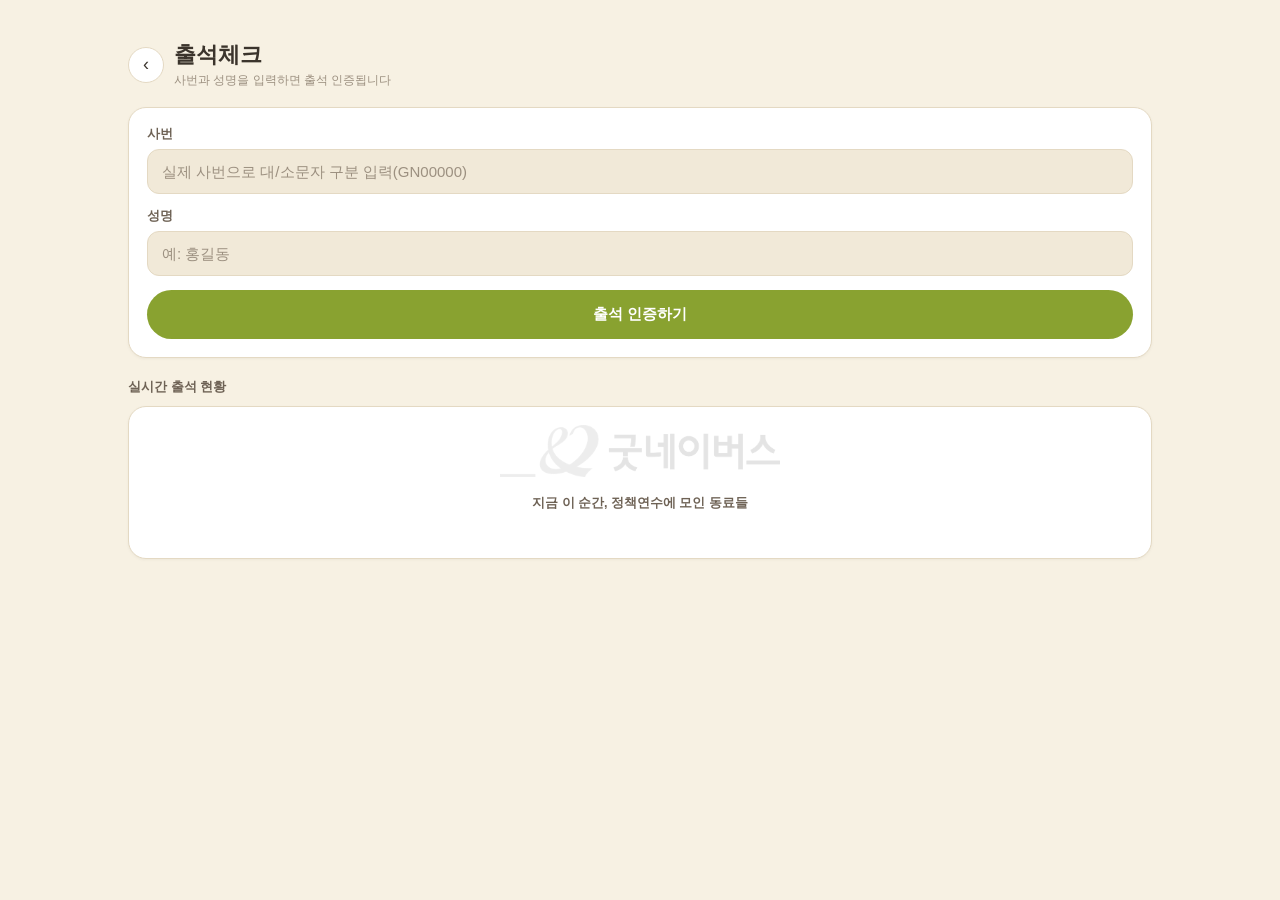
<file: attendance.html>
<!DOCTYPE html>
<html lang="ko">
<head>
<meta charset="UTF-8">
<meta name="viewport" content="width=device-width, initial-scale=1.0, maximum-scale=1.0">
<title>출석체크 · 2026년 정책연수</title>
<link rel="stylesheet" href="assets/style.css">
</head>
<body>
<div class="app">
  <div class="topbar">
    <a class="back" href="index.html">‹</a>
    <div>
      <h1>출석체크</h1>
      <div class="sub">사번과 성명을 입력하면 출석 인증됩니다</div>
    </div>
  </div>

  <div id="window-notice"></div>

  <div class="card">
    <div class="field">
      <label>사번</label>
      <input type="text" id="empId" autocapitalize="characters" placeholder="실제 사번으로 대/소문자 구분 입력(GN00000)">
    </div>
    <div class="field">
      <label>성명</label>
      <input type="text" id="name" placeholder="예: 홍길동">
    </div>
    <div id="result"></div>
    <button class="btn btn-primary" id="submit-btn">출석 인증하기</button>
  </div>

  <div class="section-title">
    <span>실시간 출석 현황</span>
  </div>
  <div class="card ci-fill-card">
    <div class="ci-fill-wrap">
      <img class="ci-fill-img ci-fill-base" src="gn-ci-kr.png" alt="굿네이버스">
      <div class="ci-fill-clip" id="ci-fill-clip">
        <img class="ci-fill-img" src="gn-ci-kr.png" alt="">
      </div>
    </div>
    <div class="crowd-caption">지금 이 순간, 정책연수에 모인 동료들</div>
    <div class="crowd-grid" id="crowd-grid"></div>
  </div>
</div>

<script src="assets/config.js"></script>
<script src="assets/mockdata.js"></script>
<script src="assets/api.js"></script>
<script src="assets/util.js"></script>
<script>
// 권역/직급별 세부 통계, 전체 인원수, 퍼센트 같은 숫자는 전혀 보여주지 않습니다 — 목적은 딱 하나,
// "출석체크가 진행될수록 정말 많은 동료가 모이고 있다"는 느낌 그 자체를 보여주는 것입니다.
// (1) GN CI 로고가 은은하게 색칠되어 채워지고, (2) 체크인할 때마다 작은 점(동료 한 명)이 하나씩
//     쌓여서, 페이지를 열어둔 채로도 점들이 계속 늘어나는 걸 실시간으로 볼 수 있습니다.
let crowdDotsRendered = 0;

// 초록색 점은 최대 2줄 분량까지만 찍고, 그 이상 출석이 이어져도 점을 더 추가하지 않습니다.
// (CI 로고 채움은 refreshVisuals에서 실제 비율 그대로 계속 진행되며, 이 상한과 무관합니다.)
// 컨테이너 실제 너비를 기준으로 한 줄에 몇 개가 들어가는지 매번 다시 계산합니다(반응형 대응).
const CROWD_MAX_ROWS = 2;
function crowdMaxDots_() {
  const grid = document.getElementById("crowd-grid");
  const w = grid.clientWidth || 300;
  const DOT = 14, GAP = 7; // .crowd-dot 크기 / .crowd-grid gap 과 동일한 값
  const perRow = Math.max(1, Math.floor((w + GAP) / (DOT + GAP)));
  return perRow * CROWD_MAX_ROWS;
}

// 출석자가 1명이라도 있으면(=CI 로고를 100%로 채우는 시점과 동일하게) 초록 점 2줄을 항상
// 꽉 채운 상태로 상시 노출합니다. 실제 출석 인원 수만큼 점진적으로 늘어나던 방식은 더 이상
// 사용하지 않습니다 — 원래대로 되돌리려면 아래 주석 처리된 코드로 교체하면 됩니다.
function growCrowd(count) {
  const grid = document.getElementById("crowd-grid");
  const target = count > 0 ? crowdMaxDots_() : 0;
  if (target === crowdDotsRendered) return;
  grid.innerHTML = "";
  for (let i = 0; i < target; i++) {
    const dot = document.createElement("div");
    dot.className = "crowd-dot";
    grid.appendChild(dot);
  }
  crowdDotsRendered = target;
}
// function growCrowd(count) {
//   const grid = document.getElementById("crowd-grid");
//   const target = Math.min(count, crowdMaxDots_());
//   if (target < crowdDotsRendered) { grid.innerHTML = ""; crowdDotsRendered = 0; }
//   const toAdd = target - crowdDotsRendered;
//   for (let i = 0; i < toAdd; i++) {
//     const dot = document.createElement("div");
//     dot.className = "crowd-dot";
//     grid.appendChild(dot);
//   }
//   crowdDotsRendered = target;
// }

async function refreshVisuals(count) {
  // 원래는 전체 명단 대비 출석 비율만큼 CI 로고를 채웠습니다. 다만 오늘(9/1) 초반 사번 매칭
  // 오류로 실제 출석 가능 인원보다 출석자가 적게 집계된 상태라, 요청에 따라 "지금까지 출석한
  // 인원 = 전체"로 간주해 항상 100%(전체 색칠)로 표시합니다. 실제 명단 대비 비율로 되돌리려면
  // 아래 주석 처리된 코드로 교체하면 됩니다.
  const pct = count > 0 ? 100 : 0;
  // const rc = await API.getRosterCount();
  // const total = rc.ok ? rc.count : 0;
  // const pct = total ? Math.min(100, Math.round((count / total) * 100)) : 0;
  document.getElementById("ci-fill-clip").style.width = pct + "%";
  growCrowd(count);
}

async function refreshList() {
  const res = await API.getAttendanceList();
  refreshVisuals(res.ok ? res.list.length : 0);
}

function checkWindow() {
  const w = isWithinAttendanceWindow();
  const el = document.getElementById("window-notice");
  const btn = document.getElementById("submit-btn");
  if (!w.ok) {
    el.innerHTML = `<div class="notice warning">${w.reason}</div>`;
    btn.disabled = true;
  } else {
    el.innerHTML = "";
    btn.disabled = false;
  }
}

document.getElementById("submit-btn").addEventListener("click", async () => {
  const empId = document.getElementById("empId").value.trim();
  const name = document.getElementById("name").value.trim();
  const resultEl = document.getElementById("result");
  if (!empId || !name) {
    resultEl.innerHTML = '<div class="notice error">사번과 성명을 모두 입력해주세요.</div>';
    return;
  }
  const btn = document.getElementById("submit-btn");
  btn.disabled = true; btn.textContent = "확인 중...";
  const res = await API.checkIn({ empId, name });
  btn.disabled = false; btn.textContent = "출석 인증하기";
  const qrUrl = `qr-card.html?empId=${encodeURIComponent(empId)}&name=${encodeURIComponent(name)}`;
  if (res.ok) {
    setMyEmpId(empId);
    setMyName(name);
    resultEl.innerHTML = `
      <div class="notice success">출석 인증이 완료되었습니다. 반갑습니다!</div>
      <a class="btn btn-primary" href="${qrUrl}" style="margin-bottom:14px;">🪪 내 QR 명함 만들러 가기</a>
    `;
    refreshList();
  } else if (String(res.message || "").includes("이미 출석 처리되었습니다")) {
    // 이미 다른 기기(PC 등)에서 출석체크를 완료한 경우입니다. 사번/성명은 명단과 이미 대조되어
    // 유효하다는 뜻이므로, 이 기기(브라우저)에도 신원을 저장해줘야 라이브포럼 등 출석 확인이
    // 필요한 다른 화면들이 이 기기에서도 정상적으로 열립니다.
    setMyEmpId(empId);
    setMyName(name);
    resultEl.innerHTML = `
      <div class="notice info">이미 다른 기기(또는 브라우저)에서 출석체크를 완료하셨네요. 이 기기에도 확인 정보를 저장했어요.</div>
      <a class="btn btn-primary" href="${qrUrl}" style="margin-bottom:14px;">🪪 내 QR 명함 만들러 가기</a>
    `;
  } else {
    resultEl.innerHTML = `<div class="notice error">${res.message}</div>`;
  }
});

checkWindow();
refreshList();
setInterval(refreshList, 8000);
</script>
</body>
</html>
</file>
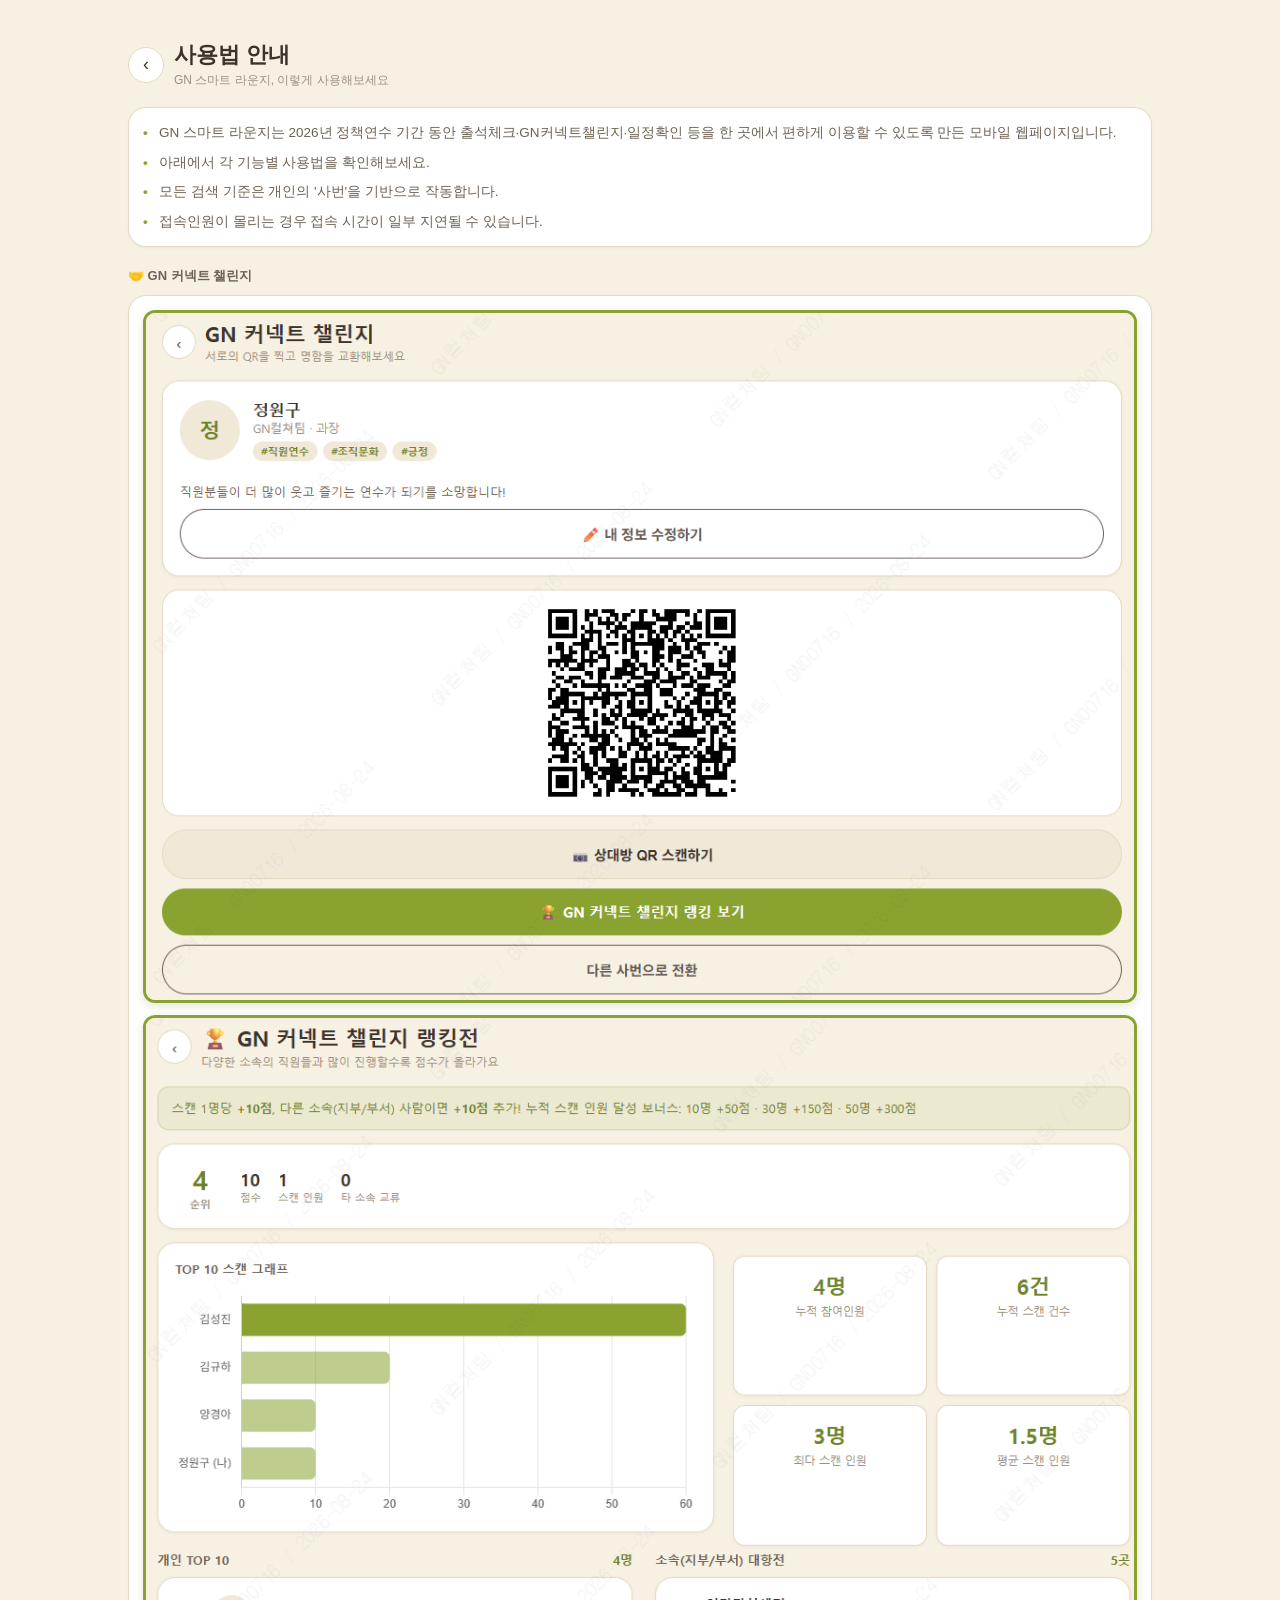
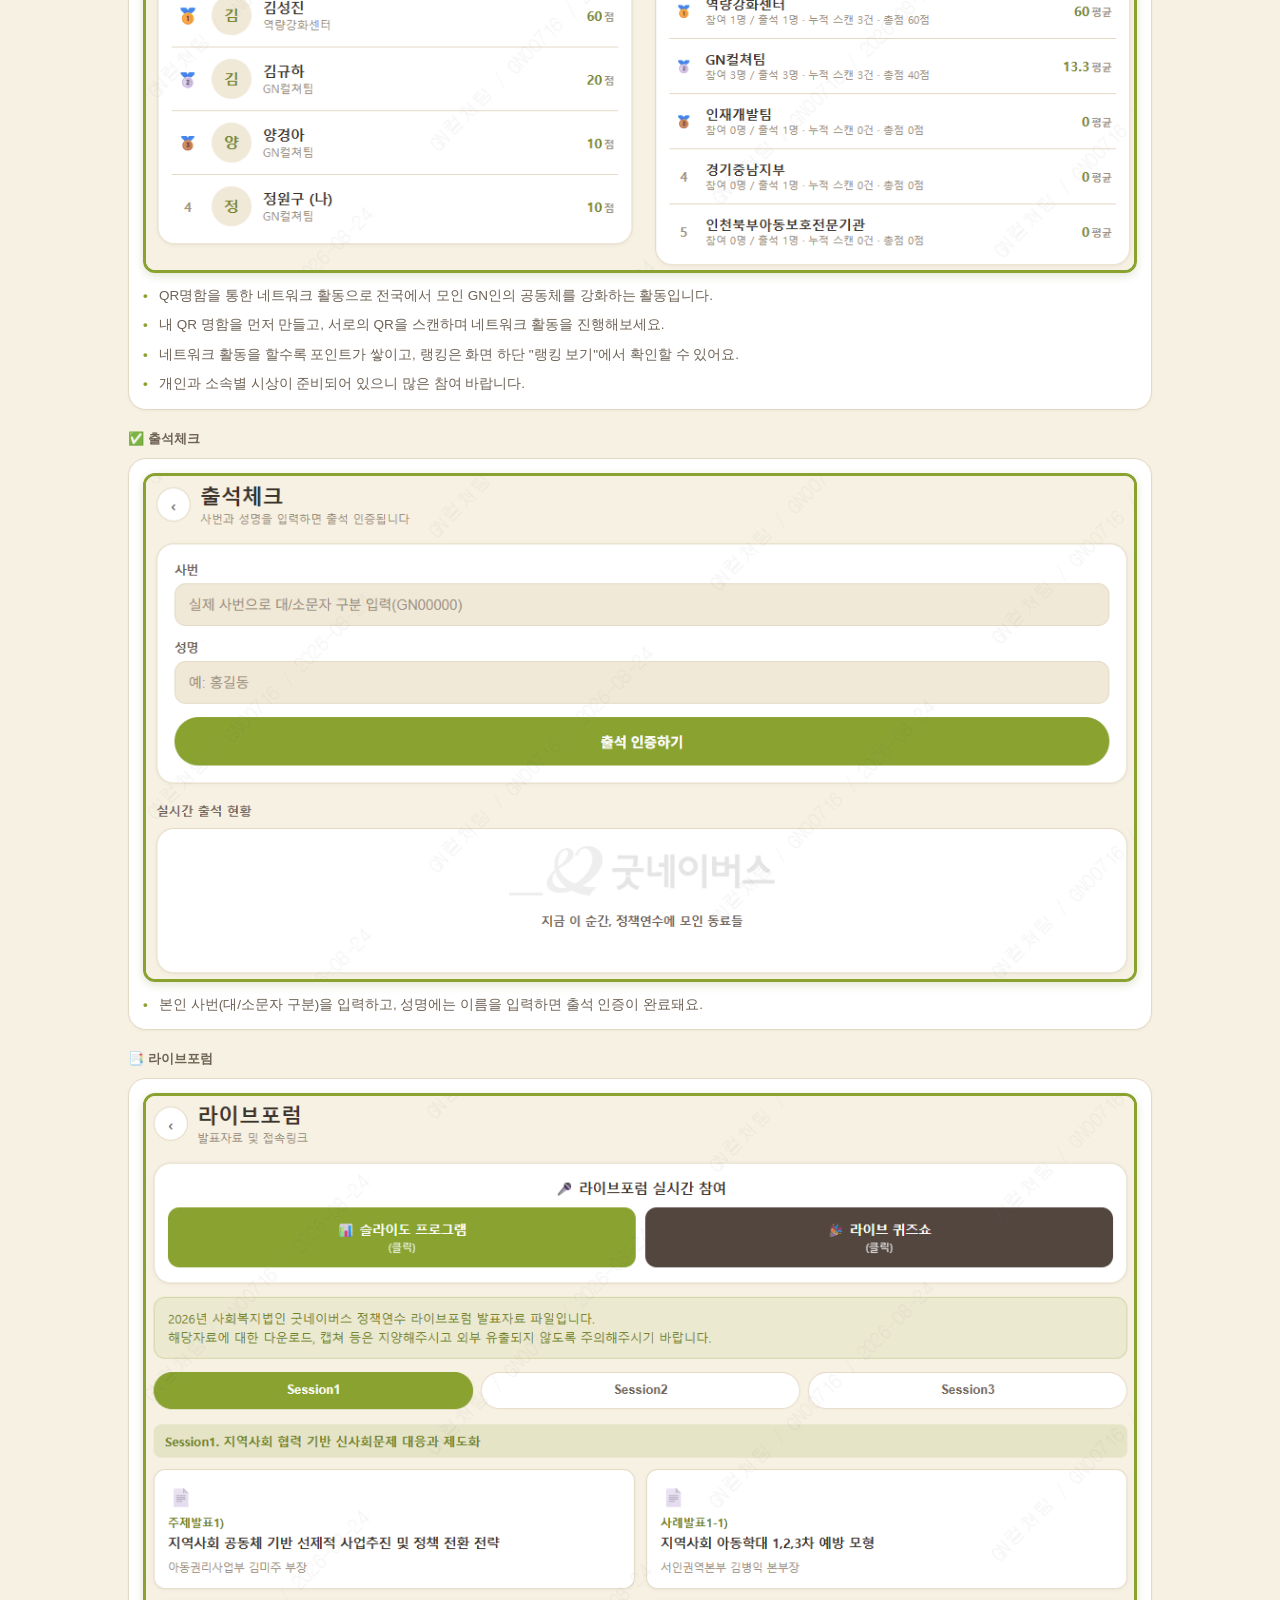
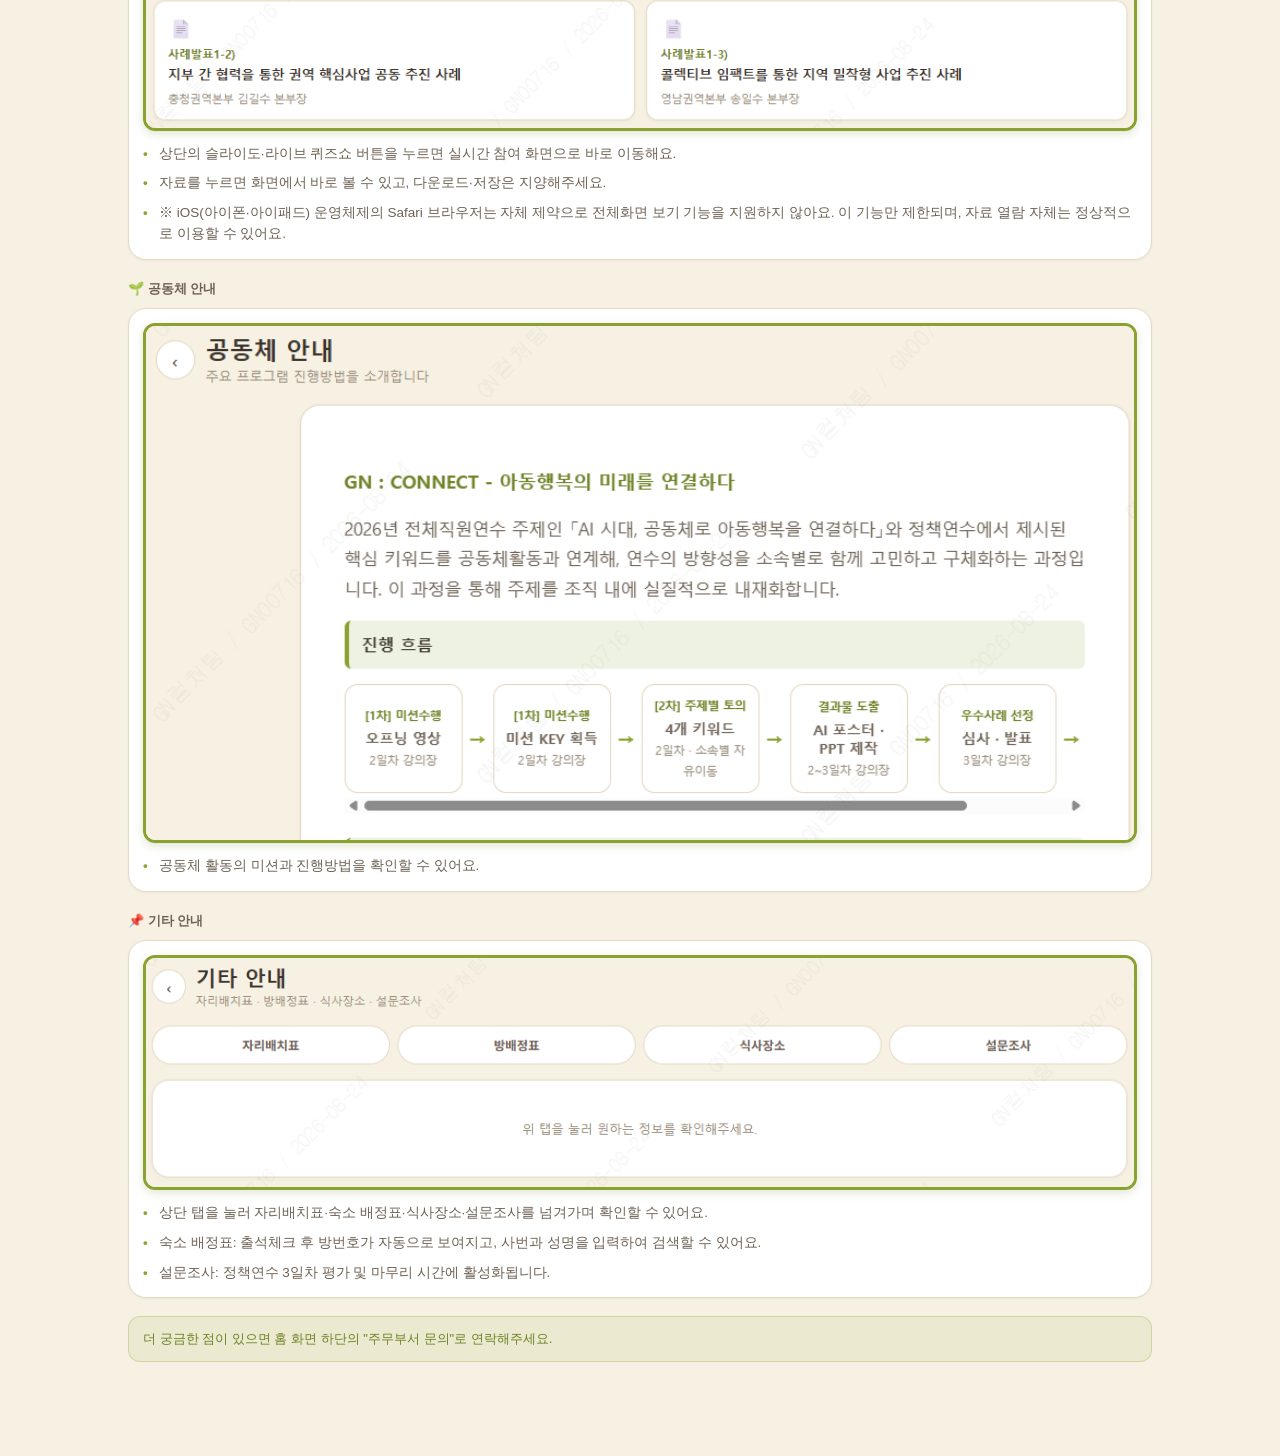
<file: guide.html>
<!DOCTYPE html>
<html lang="ko">
<head>
<meta charset="UTF-8">
<meta name="viewport" content="width=device-width, initial-scale=1.0, maximum-scale=1.0">
<title>사용법 안내 · 2026년 정책연수</title>
<link rel="stylesheet" href="assets/style.css">
</head>
<body>
<div class="app">
  <div class="topbar">
    <a class="back" href="index.html">‹</a>
    <div>
      <h1>사용법 안내</h1>
      <div class="sub">GN 스마트 라운지, 이렇게 사용해보세요</div>
    </div>
  </div>

  <div class="card guide-card">
    <ul class="guide-list">
      <li>GN 스마트 라운지는 2026년 정책연수 기간 동안 출석체크·GN커넥트챌린지·일정확인 등을 한 곳에서 편하게 이용할 수 있도록 만든 모바일 웹페이지입니다.</li>
      <li>아래에서 각 기능별 사용법을 확인해보세요.</li>
      <li>모든 검색 기준은 개인의 '사번'을 기반으로 작동합니다.</li>
      <li>접속인원이 몰리는 경우 접속 시간이 일부 지연될 수 있습니다.</li>
    </ul>
  </div>

  <div class="section-title"><span>🤝 GN 커넥트 챌린지</span></div>
  <div class="card guide-card">
    <img class="guide-img" src="assets/guide/qr-card.png" alt="GN 커넥트 챌린지 화면" onerror="handleGuideImgError(this)">
    <img class="guide-img" src="assets/guide/leaderboard.png" alt="GN 커넥트 챌린지 랭킹전 화면" onerror="handleGuideImgError(this)">
    <ul class="guide-list">
      <li>QR명함을 통한 네트워크 활동으로 전국에서 모인 GN인의 공동체를 강화하는 활동입니다.</li>
      <li>내 QR 명함을 먼저 만들고, 서로의 QR을 스캔하며 네트워크 활동을 진행해보세요.</li>
      <li>네트워크 활동을 할수록 포인트가 쌓이고, 랭킹은 화면 하단 "랭킹 보기"에서 확인할 수 있어요.</li>
      <li>개인과 소속별 시상이 준비되어 있으니 많은 참여 바랍니다.</li>
    </ul>
  </div>

  <div class="section-title"><span>✅ 출석체크</span></div>
  <div class="card guide-card">
    <img class="guide-img" src="assets/guide/attendance.png" alt="출석체크 화면" onerror="handleGuideImgError(this)">
    <ul class="guide-list">
      <li>본인 사번(대/소문자 구분)을 입력하고, 성명에는 이름을 입력하면 출석 인증이 완료돼요.</li>
    </ul>
  </div>

  <div class="section-title"><span>📑 라이브포럼</span></div>
  <div class="card guide-card">
    <img class="guide-img" src="assets/guide/materials.png" alt="라이브포럼 화면" onerror="handleGuideImgError(this)">
    <ul class="guide-list">
      <li>상단의 슬라이도·라이브 퀴즈쇼 버튼을 누르면 실시간 참여 화면으로 바로 이동해요.</li>
      <li>자료를 누르면 화면에서 바로 볼 수 있고, 다운로드·저장은 지양해주세요.</li>
      <li>※ iOS(아이폰·아이패드) 운영체제의 Safari 브라우저는 자체 제약으로 전체화면 보기 기능을 지원하지 않아요. 이 기능만 제한되며, 자료 열람 자체는 정상적으로 이용할 수 있어요.</li>
    </ul>
  </div>

  <div class="section-title"><span>🌱 공동체 안내</span></div>
  <div class="card guide-card">
    <img class="guide-img" src="assets/guide/community.png" alt="공동체 안내 화면" onerror="handleGuideImgError(this)">
    <ul class="guide-list">
      <li>공동체 활동의 미션과 진행방법을 확인할 수 있어요.</li>
    </ul>
  </div>

  <div class="section-title"><span>📌 기타 안내</span></div>
  <div class="card guide-card">
    <img class="guide-img" src="assets/guide/info.png" alt="기타 안내 화면" onerror="handleGuideImgError(this)">
    <ul class="guide-list">
      <li>상단 탭을 눌러 자리배치표·숙소 배정표·식사장소·설문조사를 넘겨가며 확인할 수 있어요.</li>
      <li>숙소 배정표: 출석체크 후 방번호가 자동으로 보여지고, 사번과 성명을 입력하여 검색할 수 있어요.</li>
      <li>설문조사: 정책연수 3일차 평가 및 마무리 시간에 활성화됩니다.</li>
    </ul>
  </div>

  <div class="notice info" style="margin-top:4px;">
    더 궁금한 점이 있으면 홈 화면 하단의 "주무부서 문의"로 연락해주세요.
  </div>
</div>

<script>
function handleGuideImgError(img) {
  const ph = document.createElement("div");
  ph.className = "guide-img-placeholder";
  ph.textContent = "📷 스크린샷 준비 중";
  img.replaceWith(ph);
}
</script>
</body>
</html>
</file>
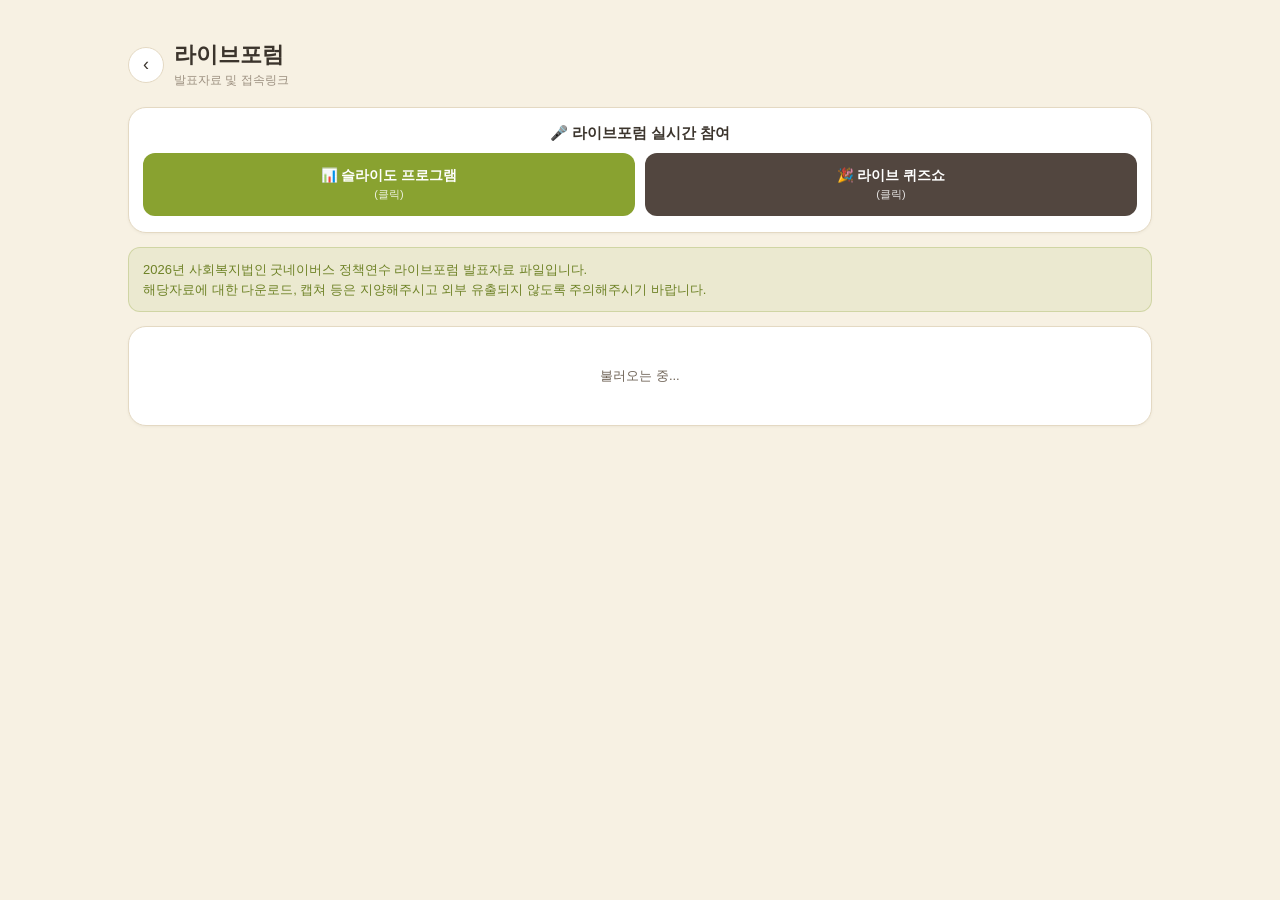
<file: materials.html>
<!DOCTYPE html>
<html lang="ko">
<head>
<meta charset="UTF-8">
<meta name="viewport" content="width=device-width, initial-scale=1.0, maximum-scale=1.0">
<title>라이브포럼 · 2026년 정책연수</title>
<link rel="stylesheet" href="assets/style.css">
</head>
<body>
<div class="app">
  <div class="topbar">
    <a class="back" href="index.html">‹</a>
    <div>
      <h1>라이브포럼</h1>
      <div class="sub">발표자료 및 접속링크</div>
    </div>
  </div>

  <!-- 라이브포럼 실시간 참여 — 외부 링크 2개 (출석체크 여부와 무관하게 항상 노출) -->
  <div class="card" style="padding:16px 14px;">
    <div style="font-weight:800; font-size:14.5px; margin-bottom:10px; text-align:center; color:var(--text);">🎤 라이브포럼 실시간 참여</div>
    <div style="display:flex; gap:10px;">
      <a href="https://app.sli.do/event/d8k1ZE8zR8XRNXGG3pr1LK" target="_blank" rel="noopener"
         style="flex:1; text-decoration:none; color:#fff; background:var(--accent); border-radius:12px; padding:14px 8px; text-align:center;">
        <div style="font-weight:700; font-size:13.5px;">📊 슬라이도 프로그램</div>
        <div style="font-weight:500; font-size:11px; opacity:.85; margin-top:2px;">(클릭)</div>
      </a>
      <a href="https://ox-quiz-900.topvolunteer.chatgpt.site/display?room=7fbf61ae-f334-4fce-8f54-9d579273577c&amp;key=8a2401d1-36f7-430c-a9e9-9645a580b1ee&amp;autoFullscreen=1" target="_blank" rel="noopener"
         style="flex:1; text-decoration:none; color:#fff; background:var(--brown-dark); border-radius:12px; padding:14px 8px; text-align:center;">
        <div style="font-weight:700; font-size:13.5px;">🎉 라이브 퀴즈쇼</div>
        <div style="font-weight:500; font-size:11px; opacity:.85; margin-top:2px;">(클릭)</div>
      </a>
    </div>
  </div>

  <div class="notice info">
    2026년 사회복지법인 굿네이버스 정책연수 라이브포럼 발표자료 파일입니다.<br>
    해당자료에 대한 다운로드, 캡쳐 등은 지양해주시고 외부 유출되지 않도록 주의해주시기 바랍니다.
  </div>

  <!-- 초기 로딩 표시 — 목록을 불러오는 동안 화면이 멈춘 것처럼 보이지 않도록 안내 -->
  <div class="card" id="materials-loading" style="text-align:center; padding:40px 20px;">
    <div style="font-size:13px; color:var(--text-dim);">불러오는 중...</div>
  </div>

  <!-- 네트워크/서버 문제로 목록 자체를 못 불러온 경우 -->
  <div class="card" id="materials-error" style="display:none; text-align:center; padding:32px 20px;">
    <div style="font-size:34px; margin-bottom:10px;">⚠️</div>
    <div style="font-weight:800; font-size:15px; margin-bottom:8px;">자료를 불러오지 못했습니다</div>
    <div id="materials-error-msg" style="font-size:13px; color:var(--text-dim); line-height:1.6; margin-bottom:18px;"></div>
    <button class="btn btn-primary" id="materials-retry-btn">🔄 다시 시도</button>
  </div>

  <div id="materials-list-wrap" style="display:none;">
    <div class="info-tabs" id="material-tabs" style="display:none;"></div>
    <div id="material-session-label"></div>
    <div class="grid-2" id="doc-list"></div>
  </div>
</div>

<!-- 구글드라이브 원본을 그대로 보여주는 뷰어(팝업) — 구글 자체 인프라로 바로 서빙되어 로딩이 빠르고,
     여러 페이지 넘기기/확대는 드라이브 자체 뷰어 기능을 그대로 사용합니다. -->
<div class="modal-overlay" id="viewer-modal" style="display:none;">
  <div class="modal-sheet pdf-viewer-sheet" id="pdf-viewer-sheet">
    <div class="pdf-viewer-toolbar">
      <div class="pdf-viewer-title" id="viewer-title"></div>
      <div class="pdf-viewer-actions">
        <button class="pdf-viewer-btn" id="viewer-fullscreen" title="전체화면">⛶</button>
        <button class="pdf-viewer-btn" id="viewer-close" title="닫기">✕</button>
      </div>
    </div>
    <div class="pdf-viewer-stage" id="pdf-viewer-stage">
      <div class="pdf-viewer-loading" id="pdf-viewer-loading">불러오는 중...</div>
      <iframe id="drive-viewer-frame" class="drive-viewer-frame" style="display:none;" allow="fullscreen"></iframe>
    </div>
  </div>
</div>

<script src="assets/config.js"></script>
<script src="assets/mockdata.js"></script>
<script src="assets/api.js"></script>
<script src="assets/util.js"></script>
<script>
let MATERIALS_LIST = [];

/* ---------- 화면 상태 전환 ---------- */
function hideAllStates() {
  document.getElementById("materials-loading").style.display = "none";
  document.getElementById("materials-error").style.display = "none";
  document.getElementById("materials-list-wrap").style.display = "none";
}

function showLoading() {
  hideAllStates();
  document.getElementById("materials-loading").style.display = "";
}

function showErrorState(message) {
  hideAllStates();
  document.getElementById("materials-error-msg").textContent = message || "잠시 후 다시 시도해주세요.";
  document.getElementById("materials-error").style.display = "";
}

function showList() {
  hideAllStates();
  document.getElementById("materials-list-wrap").style.display = "";
}

/* ---------- 자료 목록 ---------- */
// 주제발표/사례발표/특별발표 제목이 아래 패턴으로 시작하면 해당 세션으로 자동 묶입니다.
// (제목 뒤에 어떤 부제가 붙어도 접두어만 맞으면 인식됩니다 — 예: "주제발표1 지역사회 공동체 기반...")
// patterns는 배열이며, 앞에 적힌 패턴일수록 화면에서 먼저(왼쪽) 표시됩니다 —
// 시트에 행이 어떤 순서로 들어가도 이 순서를 따릅니다.
const MATERIAL_SESSIONS = [
  { label: "Session1. 지역사회 협력 기반 신사회문제 대응과 제도화", patterns: [/^주제발표1/, /^사례발표1/] },
  { label: "Session2. 임팩트사업의 성과와 사회적 가치 확산", patterns: [/^주제발표2/, /^사례발표2/] },
  { label: "Session3. AI시대, 시스템화를 통한 조직 혁신", patterns: [/^특별발표/, /^주제발표3/, /^사례발표3/] }
];

function materialPatternIndex_(session, title) {
  return session.patterns.findIndex(p => p.test(title));
}

// "주제발표1) 지역사회 공동체 기반..." 처럼 앞에 붙는 번호표를 따로 떼어내, 번호표 / 나머지 설명
// 두 문단으로 나눠 보여줍니다. 이런 형식이 아닌 제목은 그대로 한 문단으로 표시합니다.
function splitMaterialTitle_(title) {
  const t = String(title || "").trim();
  const m = t.match(/^((?:(?:주제발표|사례발표)\s*\d+(?:-\d+)?|특별발표)\)?)\s*(.*)$/);
  if (m && m[2]) return { label: m[1], desc: m[2] };
  return { label: "", desc: t };
}

function renderDocCard_(m) {
  const idx = MATERIALS_LIST.indexOf(m);
  const { label, desc } = splitMaterialTitle_(m.title);
  return `
    <div class="material-card" data-idx="${idx}">
      <div class="material-card-icon">📄</div>
      ${label ? `<div class="material-card-label">${label}</div>` : ""}
      <div class="material-card-name">${desc}</div>
      <div class="material-card-meta">${m.speaker || ""}</div>
    </div>
  `;
}

let materialGroups = [];   // [{ key, label, items }]
let activeMaterialTab = null;

function buildMaterialGroups_() {
  const groups = MATERIAL_SESSIONS.map((s, i) => {
    const items = MATERIALS_LIST
      .filter(m => materialPatternIndex_(s, String(m.title || "").trim()) !== -1)
      .slice()
      .sort((a, b) => materialPatternIndex_(s, String(a.title || "").trim()) - materialPatternIndex_(s, String(b.title || "").trim()));
    return { key: "s" + i, label: s.label, items };
  }).filter(g => g.items.length);
  const groupedSet = new Set(groups.flatMap(g => g.items));
  const others = MATERIALS_LIST.filter(m => !groupedSet.has(m));
  if (others.length) groups.push({ key: "others", label: "기타 자료", items: others });
  return groups;
}

// 세션 탭은 짧게 "Session1"처럼 표시하고, 전체 명칭은 탭 아래 색상 라벨로 따로 보여줍니다
// (긴 세션명을 탭에 그대로 쓰면 한 줄에 안 들어가기 때문).
function tabShortLabel_(label, key) {
  if (key === "others") return "기타";
  const m = String(label).match(/^Session\d+/);
  return m ? m[0] : label;
}

function renderMaterialTabs_() {
  const wrap = document.getElementById("material-tabs");
  if (!activeMaterialTab || !materialGroups.some(g => g.key === activeMaterialTab)) {
    activeMaterialTab = materialGroups.length ? materialGroups[0].key : null;
  }
  if (materialGroups.length < 2) { wrap.style.display = "none"; wrap.innerHTML = ""; return; }
  wrap.style.display = "";
  wrap.innerHTML = materialGroups.map(g => `
    <button data-key="${g.key}" class="${g.key === activeMaterialTab ? "active" : ""}">${tabShortLabel_(g.label, g.key)}</button>
  `).join("");
  wrap.querySelectorAll("button").forEach(btn => {
    btn.addEventListener("click", () => {
      activeMaterialTab = btn.dataset.key;
      wrap.querySelectorAll("button").forEach(b => b.classList.toggle("active", b === btn));
      renderActiveMaterialGroup_();
    });
  });
}

function renderActiveMaterialGroup_() {
  const labelBox = document.getElementById("material-session-label");
  const grid = document.getElementById("doc-list");
  const group = materialGroups.find(g => g.key === activeMaterialTab) || materialGroups[0];
  if (!group) { labelBox.innerHTML = ""; grid.innerHTML = '<div class="empty">등록된 자료가 없습니다.</div>'; return; }
  labelBox.innerHTML = `<div class="material-session-label">${group.label}</div>`;
  grid.innerHTML = group.items.map(renderDocCard_).join("");
  grid.querySelectorAll(".material-card").forEach(el => {
    el.addEventListener("click", () => openViewer(MATERIALS_LIST[+el.dataset.idx]));
  });
}

function renderList() {
  if (!MATERIALS_LIST.length) {
    document.getElementById("material-tabs").style.display = "none";
    document.getElementById("material-session-label").innerHTML = "";
    document.getElementById("doc-list").innerHTML = '<div class="empty">등록된 자료가 없습니다.</div>';
    return;
  }
  materialGroups = buildMaterialGroups_();
  renderMaterialTabs_();
  renderActiveMaterialGroup_();
}

/* ---------- 구글 뷰어(팝업) ---------- */
// 공유링크(예: https://drive.google.com/file/d/{id}/view?usp=sharing)나 파일ID를 그대로 받아
// "새 탭에서 열기" 대체 링크를 만들 때 파일ID만 뽑아냅니다.
function driveFileIdFromRaw(raw) {
  const s = String(raw || "").trim();
  const m = s.match(/\/d\/([^/]+)/) || s.match(/[?&]id=([^&]+)/);
  return m ? m[1] : s;
}

let viewerSession = 0; // 팝업을 닫고 다른 자료를 빠르게 다시 열었을 때, 이전 자료의 지연 타이머가
                        // 새로 연 자료의 화면을 덮어쓰지 않도록 구분하는 용도입니다.

async function openViewer(m) {
  if (!m.file) { alert("아직 업로드되지 않은 자료입니다."); return; }
  const mySession = ++viewerSession;
  const openUrl = `https://drive.google.com/file/d/${driveFileIdFromRaw(m.file)}/view`;

  document.getElementById("viewer-title").textContent = m.title;
  document.getElementById("viewer-modal").style.display = "flex";

  const frame = document.getElementById("drive-viewer-frame");
  const loading = document.getElementById("pdf-viewer-loading");
  frame.style.display = "none";
  loading.style.display = "";
  loading.innerHTML = "불러오는 중...";

  // 열람 기록 — 뷰어 로딩과 별개로 조용히 남겨둡니다(실패해도 열람 자체를 막지 않음).
  API.logMaterialView({ empId: myEmpId(), name: myName(), org: "", materialTitle: m.title }).catch(() => {});

  // 파일 전체를 읽지 않고, 이 파일에 맞는 임베드 주소만 가볍게 받아옵니다 (구글 슬라이드 원본이면
  // 슬라이드 전용 임베드를 써서 모바일에서도 화면을 꽉 채워 보여줍니다).
  const res = await API.getMaterialEmbedUrl({ file: m.file });
  if (mySession !== viewerSession) return; // 그 사이 팝업을 닫고 다른 자료를 열었다면 여기서 중단
  if (!res.ok) {
    loading.innerHTML = `
      <div style="text-align:center;">
        <div style="margin-bottom:12px;">${res.message || "자료를 불러오지 못했습니다."}</div>
        <a href="${openUrl}" target="_blank" rel="noopener" class="btn btn-primary" style="text-decoration:none;">새 탭에서 열기</a>
      </div>`;
    return;
  }

  // 일부 회사 보안 프로그램/브라우저 확장은 구글 드라이브를 iframe(화면 안 팝업)으로 삽입하는 것을
  // 자체적으로 차단합니다 — 이 경우 화면이 검게 멈춘 채로 "불러오는 중"이 끝나지 않습니다.
  // 일정 시간 안에 로딩이 끝나지 않으면 "새 탭에서 열기" 버튼으로 대신 안내해, 어떤 환경에서도
  // 자료를 볼 수 있게 합니다.
  let loaded = false;
  const fallbackTimer = setTimeout(() => {
    if (loaded || mySession !== viewerSession) return;
    loading.innerHTML = `
      <div style="text-align:center;">
        <div style="margin-bottom:12px;">미리보기를 불러오지 못했습니다.<br>보안 프로그램 등이 화면 삽입을 막고 있을 수 있어요.</div>
        <a href="${openUrl}" target="_blank" rel="noopener" class="btn btn-primary" style="text-decoration:none;">새 탭에서 열기</a>
      </div>`;
  }, 6000);

  frame.onload = () => {
    if (mySession !== viewerSession) return;
    loaded = true;
    clearTimeout(fallbackTimer);
    loading.style.display = "none";
    frame.style.display = "";
  };
  frame.src = res.embedUrl;
}

// 전체화면: 아이폰 사파리는 임의 요소의 전체화면 전환을 지원하지 않아 이 기기에서는
// 버튼을 눌러도 동작하지 않을 수 있습니다(브라우저 자체 제약, 우리 쪽에서 우회할 방법이 없음).
document.getElementById("viewer-fullscreen").addEventListener("click", () => {
  const sheet = document.getElementById("pdf-viewer-sheet");
  const isFs = document.fullscreenElement || document.webkitFullscreenElement;
  if (isFs) {
    (document.exitFullscreen || document.webkitExitFullscreen || function () {}).call(document);
  } else {
    const req = sheet.requestFullscreen || sheet.webkitRequestFullscreen;
    if (req) req.call(sheet);
    else alert("이 기기/브라우저에서는 전체화면 전환을 지원하지 않습니다.");
  }
});

document.getElementById("viewer-close").addEventListener("click", () => {
  document.getElementById("viewer-modal").style.display = "none";
  const frame = document.getElementById("drive-viewer-frame");
  frame.src = "about:blank";
});

/* ---------- 시작 ---------- */
// 출석 확인 없이 누구나 바로 목록을 볼 수 있습니다.
async function init() {
  showLoading();
  const res = await API.getMaterials();
  if (!res.ok) { showErrorState(res.message); return; }
  MATERIALS_LIST = res.list || [];
  renderList();
  showList();
}

document.getElementById("materials-retry-btn").addEventListener("click", init);
init();
</script>
</body>
</html>
</file>
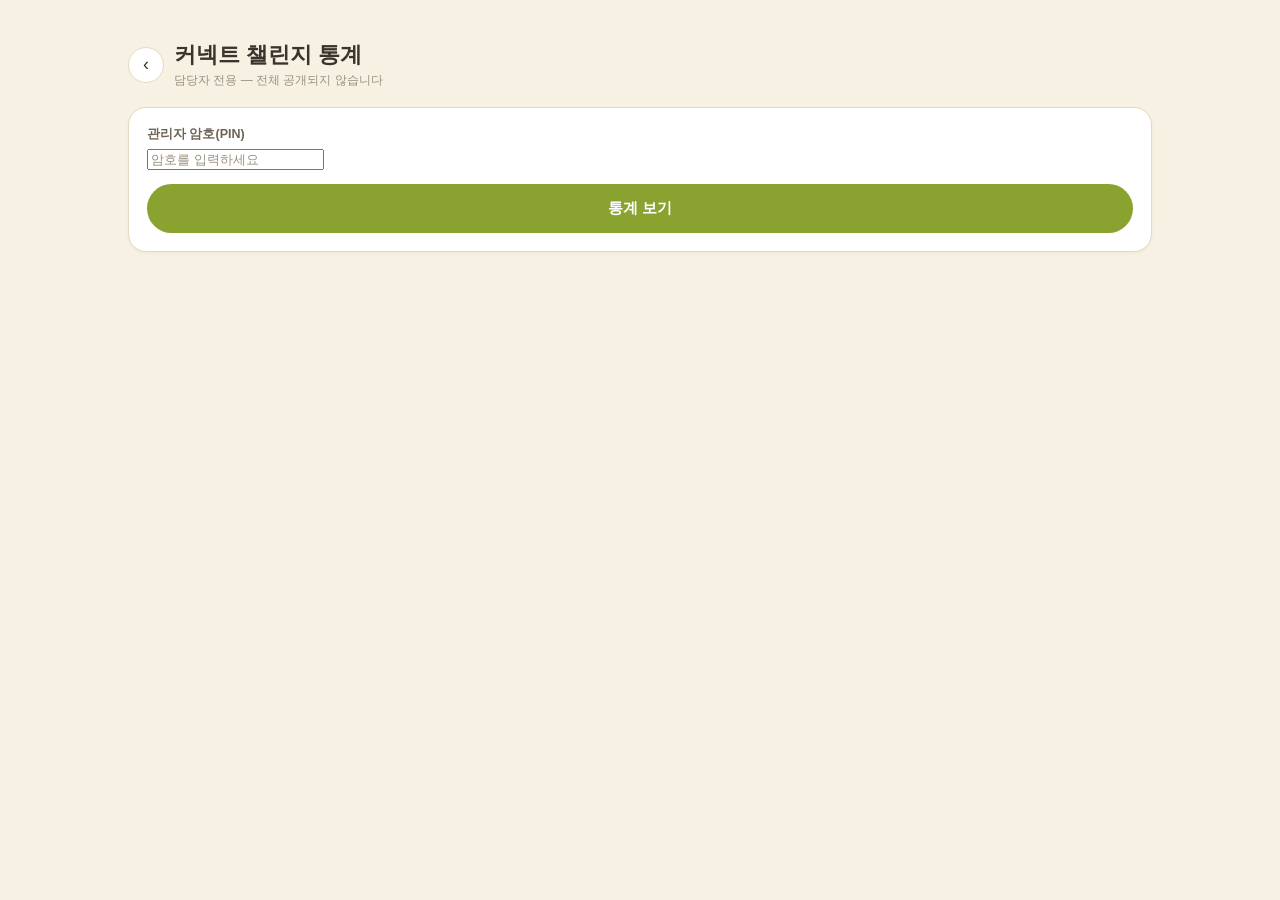
<file: network-admin.html>
<!DOCTYPE html>
<html lang="ko">
<head>
<meta charset="UTF-8">
<meta name="viewport" content="width=device-width, initial-scale=1.0, maximum-scale=1.0">
<title>커넥트 챌린지 통계 (관리자) · 2026년 정책연수</title>
<link rel="stylesheet" href="assets/style.css">
</head>
<body>
<div class="app">
  <div class="topbar">
    <a class="back" href="index.html">‹</a>
    <div>
      <h1>커넥트 챌린지 통계</h1>
      <div class="sub">담당자 전용 — 전체 공개되지 않습니다</div>
    </div>
  </div>

  <div id="pin-box" class="card">
    <div class="field">
      <label>관리자 암호(PIN)</label>
      <input type="password" id="pin-input" placeholder="암호를 입력하세요" inputmode="numeric">
    </div>
    <div id="pin-result"></div>
    <button class="btn btn-primary" id="pin-btn">통계 보기</button>
  </div>

  <div id="result-wrap" style="display:none;">
    <div class="section-title">
      <span>개인 랭킹 TOP10</span>
      <span class="count" id="ind-count">0명</span>
    </div>
    <div class="card" id="ind-list" style="padding:6px 14px;"></div>

    <div class="section-title">
      <span>커넥트 활동 TOP10</span>
      <span class="count" id="ind-scan-count">0명</span>
    </div>
    <div class="notice info" style="margin-bottom:10px;">점수(교차소속 보너스 등)와 무관하게, 순수하게 가장 많은 사람을 스캔한 순서예요.</div>
    <div class="card" id="ind-scan-list" style="padding:6px 14px;"></div>

    <div class="section-title">
      <span>소속별 랭킹 TOP10</span>
      <span class="count" id="org-count">0곳</span>
    </div>
    <div class="card" id="org-list" style="padding:6px 14px;"></div>

    <div class="section-title">
      <span>교류 다양성 개인 TOP10</span>
      <span class="count" id="ind-div-count">0명</span>
    </div>
    <div class="notice info" style="margin-bottom:10px;">가장 다양한 소속·직급의 사람과 교류한 순서예요. (소속 수 → 직급 수 → 스캔 인원 순으로 비교)</div>
    <div class="card" id="ind-div-list" style="padding:6px 14px;"></div>

    <div class="section-title">
      <span>교류 다양성 소속 TOP10</span>
      <span class="count" id="org-div-count">0곳</span>
    </div>
    <div class="notice info" style="margin-bottom:10px;">그 소속 구성원들이 함께 교류한 "다른 소속" 종류가 많은 순서예요.</div>
    <div class="card" id="org-div-list" style="padding:6px 14px;"></div>

    <div class="btn-row" style="margin-top:6px;">
      <button class="btn btn-secondary" id="btn-refresh">🔄 새로고침</button>
    </div>
  </div>
</div>

<script src="assets/config.js"></script>
<script src="assets/mockdata.js"></script>
<script src="assets/api.js"></script>
<script src="assets/util.js"></script>
<script>
let currentPin = "";

function ordinalBadge(rank) {
  if (rank === 1) return "🥇";
  if (rank === 2) return "🥈";
  if (rank === 3) return "🥉";
  return rank;
}

function renderIndividual(list) {
  const wrap = document.getElementById("ind-list");
  document.getElementById("ind-count").textContent = list.length + "명";
  if (!list.length) { wrap.innerHTML = '<div class="empty">아직 스캔 기록이 없습니다.</div>'; return; }
  wrap.innerHTML = list.map((r, i) => `
    <div class="list-item rank-item rank-${i + 1}">
      <div class="rank-num">${ordinalBadge(i + 1)}</div>
      <div class="avatar">${initials(r.name)}</div>
      <div>
        <div class="name">${r.name}</div>
        <div class="meta">${r.org || ""} · 스캔 ${r.uniqueCount}명 · 타소속교류 ${r.crossOrgCount}명</div>
      </div>
      <div class="score">${r.score}<span class="unit">점</span></div>
    </div>
  `).join("");
}

function renderIndividualByScan(list) {
  const wrap = document.getElementById("ind-scan-list");
  document.getElementById("ind-scan-count").textContent = list.length + "명";
  if (!list.length) { wrap.innerHTML = '<div class="empty">아직 스캔 기록이 없습니다.</div>'; return; }
  wrap.innerHTML = list.map((r, i) => `
    <div class="list-item rank-item rank-${i + 1}">
      <div class="rank-num">${ordinalBadge(i + 1)}</div>
      <div class="avatar">${initials(r.name)}</div>
      <div>
        <div class="name">${r.name}</div>
        <div class="meta">${r.org || ""} · 타소속교류 ${r.crossOrgCount}명 · 점수 ${r.score}점</div>
      </div>
      <div class="score">${r.uniqueCount}<span class="unit">명 스캔</span></div>
    </div>
  `).join("");
}

function renderOrg(list) {
  const wrap = document.getElementById("org-list");
  document.getElementById("org-count").textContent = list.length + "곳";
  if (!list.length) { wrap.innerHTML = '<div class="empty">아직 스캔 기록이 없습니다.</div>'; return; }
  wrap.innerHTML = list.map((o, i) => `
    <div class="org-rank-item">
      <div class="rank-num">${ordinalBadge(i + 1)}</div>
      <div class="org-info">
        <div class="org-name">${o.org}</div>
        <div class="org-meta">참여 ${o.memberCount}명 / 출석 ${o.attendanceCount}명 · 누적 스캔 ${o.totalScans}건 · 총점 ${o.totalScore}점</div>
      </div>
      <div class="score">${o.avgScore}<span class="unit">평균</span></div>
    </div>
  `).join("");
}

function renderIndividualDiversity(list) {
  const wrap = document.getElementById("ind-div-list");
  document.getElementById("ind-div-count").textContent = list.length + "명";
  if (!list.length) { wrap.innerHTML = '<div class="empty">아직 스캔 기록이 없습니다.</div>'; return; }
  wrap.innerHTML = list.map((r, i) => `
    <div class="list-item rank-item rank-${i + 1}">
      <div class="rank-num">${ordinalBadge(i + 1)}</div>
      <div class="avatar">${initials(r.name)}</div>
      <div>
        <div class="name">${r.name}</div>
        <div class="meta">${r.org || ""} · 스캔 ${r.uniqueCount}명</div>
      </div>
      <div class="score">${r.orgDiversity}<span class="unit">소속</span></div>
    </div>
  `).join("");
}

function renderOrgDiversity(list) {
  const wrap = document.getElementById("org-div-list");
  document.getElementById("org-div-count").textContent = list.length + "곳";
  if (!list.length) { wrap.innerHTML = '<div class="empty">아직 스캔 기록이 없습니다.</div>'; return; }
  wrap.innerHTML = list.map((o, i) => `
    <div class="org-rank-item">
      <div class="rank-num">${ordinalBadge(i + 1)}</div>
      <div class="org-info">
        <div class="org-name">${o.org}</div>
        <div class="org-meta">참여 ${o.memberCount}명 · 누적 스캔 ${o.totalScans}건</div>
      </div>
      <div class="score">${o.orgReachCount}<span class="unit">소속</span></div>
    </div>
  `).join("");
}

async function loadStats() {
  const res = await API.getNetworkStats(currentPin);
  if (!res.ok) return;
  renderIndividual(res.individualTop10);
  renderIndividualByScan(res.individualCountTop10);
  renderOrg(res.orgTop10);
  renderIndividualDiversity(res.individualDiversityTop10);
  renderOrgDiversity(res.orgDiversityTop10);
}

document.getElementById("pin-btn").addEventListener("click", async () => {
  const pin = document.getElementById("pin-input").value.trim();
  const resultEl = document.getElementById("pin-result");
  if (!pin) { resultEl.innerHTML = '<div class="notice error">암호를 입력해주세요.</div>'; return; }
  const btn = document.getElementById("pin-btn");
  btn.disabled = true; btn.textContent = "확인 중...";
  const res = await API.getNetworkStats(pin);
  btn.disabled = false; btn.textContent = "통계 보기";
  if (!res.ok) {
    resultEl.innerHTML = `<div class="notice error">${res.message}</div>`;
    return;
  }
  currentPin = pin;
  document.getElementById("pin-box").style.display = "none";
  document.getElementById("result-wrap").style.display = "";
  renderIndividual(res.individualTop10);
  renderIndividualByScan(res.individualCountTop10);
  renderOrg(res.orgTop10);
  renderIndividualDiversity(res.individualDiversityTop10);
  renderOrgDiversity(res.orgDiversityTop10);
});

document.getElementById("btn-refresh").addEventListener("click", loadStats);
</script>
</body>
</html>
</file>
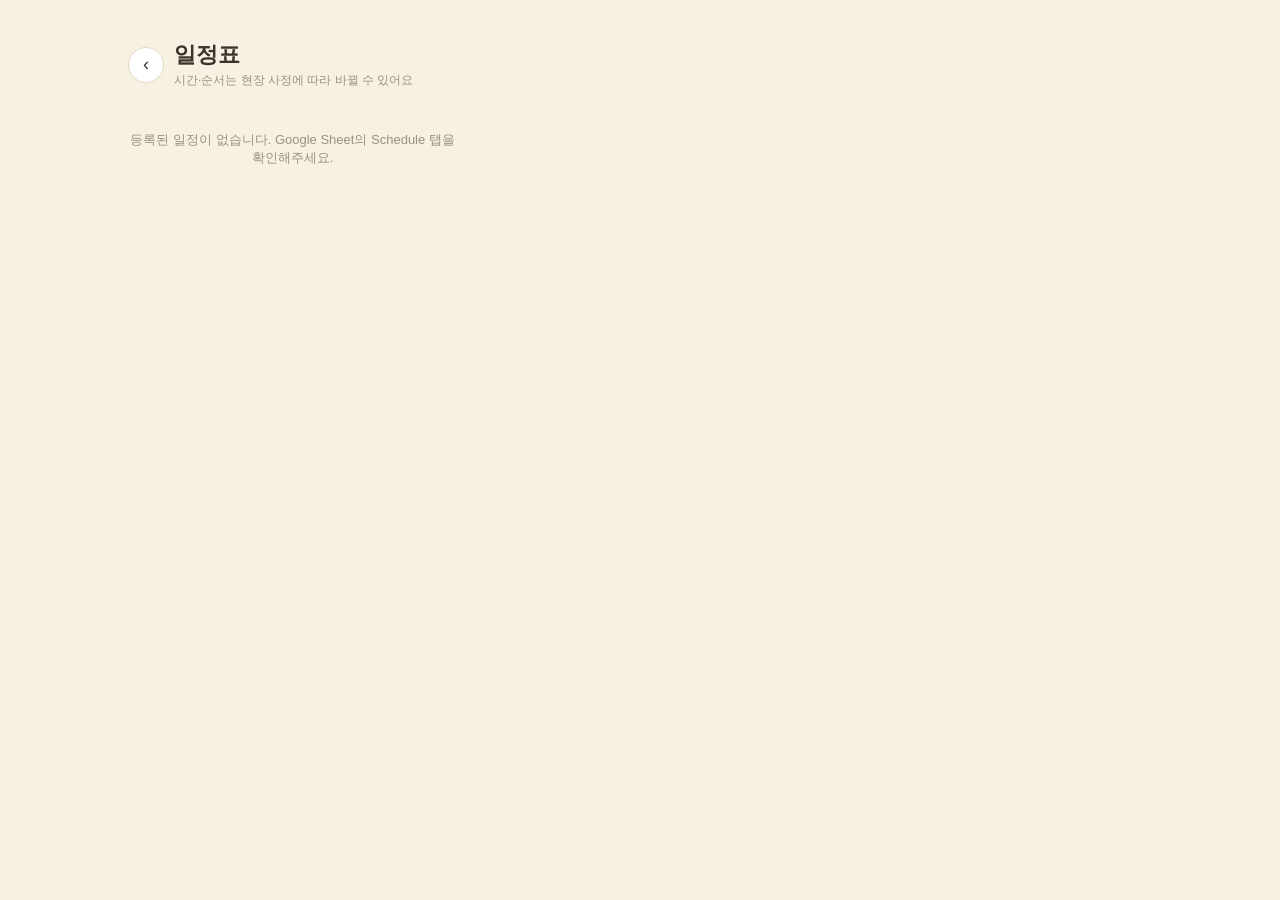
<file: schedule.html>
<!DOCTYPE html>
<html lang="ko">
<head>
<meta charset="UTF-8">
<meta name="viewport" content="width=device-width, initial-scale=1.0, maximum-scale=1.0">
<title>일정표 · 2026년 정책연수</title>
<link rel="stylesheet" href="assets/style.css">
</head>
<body>
<div class="app">
  <div class="topbar">
    <a class="back" href="index.html">‹</a>
    <div>
      <h1>일정표</h1>
      <div class="sub">시간·순서는 현장 사정에 따라 바뀔 수 있어요</div>
    </div>
  </div>

  <div class="day-tabs" id="day-tabs"></div>
  <div class="schedule-grid" id="schedule-grid"></div>
</div>

<script src="assets/config.js"></script>
<script src="assets/mockdata.js"></script>
<script src="assets/api.js"></script>
<script src="assets/util.js"></script>
<script>
let ALL = [];
let DATES = []; // Schedule 시트에 실제로 존재하는 날짜들 (고정된 CONFIG.EVENT_DATES가 아니라 데이터 기준으로 동적 계산)
let currentDate = "";

function dayLabel(dateStr, idx) {
  const d = new Date(dateStr + "T00:00:00");
  return `${idx+1}일차 (${d.getMonth()+1}/${d.getDate()})`;
}

function renderTabs() {
  const tabsEl = document.getElementById("day-tabs");
  tabsEl.innerHTML = DATES.map((d, i) =>
    `<button data-date="${d}" class="${d === currentDate ? "active" : ""}">${dayLabel(d, i)}</button>`
  ).join("");
  tabsEl.querySelectorAll("button").forEach(btn => {
    btn.addEventListener("click", () => {
      currentDate = btn.dataset.date;
      renderTabs();
      document.querySelectorAll(".day-col").forEach(el => {
        el.classList.toggle("active", el.dataset.date === currentDate);
      });
    });
  });
}

// 모바일에서는 선택된 하루만 보이고(day-tabs로 전환), PC에서는 CSS가
// .day-col을 전부 강제로 보이게 해서 등록된 날짜 수만큼 나란히 표시됩니다.
// 날짜 목록(DATES)은 Schedule 시트에 실제로 입력된 날짜에서 뽑아오므로, 몇 일치 일정이든 자동으로 반영됩니다.
// 제목이 "주제발표N" / "사례발표N-M" / "특별발표" 형식으로 시작하면 설명과 라벨을 분리해
// 1줄: 설명(내용, 가장 큼) / 2줄: 라벨(교육 주제명, 중간 크기) / 3줄: 발표자(가장 작음) 순서로 표시
function splitSessionTitle(title) {
  const m = String(title || "").match(/^(주제발표\d+|사례발표\d+-\d+|특별발표)\s+(.+)$/);
  if (!m) return null;
  return { label: m[1], desc: m[2] };
}

function renderSchedule() {
  const grid = document.getElementById("schedule-grid");
  if (!DATES.length) {
    grid.innerHTML = '<div class="empty">등록된 일정이 없습니다. Google Sheet의 Schedule 탭을 확인해주세요.</div>';
    return;
  }
  grid.innerHTML = DATES.map((d, i) => {
    const rows = ALL.filter(r => r.date === d).sort((a,b) => a.time.localeCompare(b.time));
    const body = rows.length
      ? rows.map(r => {
          const split = splitSessionTitle(r.title);
          const content = split
            ? `<div class="title-label">${split.label}</div><div class="title">${split.desc}</div>`
            : `<div class="title">${r.title}</div>`;
          return `
          <div class="timeline-item">
            <div class="t">${fmtTimeRange(r.time)}</div>
            <div class="content">
              ${content}
              ${r.speaker ? `<div class="speaker">${r.speaker}</div>` : ""}
            </div>
          </div>
        `;
        }).join("")
      : '<div class="empty">등록된 일정이 없습니다.</div>';
    return `
      <div class="day-col card ${d === currentDate ? "active" : ""}" data-date="${d}">
        <div class="day-col-title">${dayLabel(d, i)}</div>
        ${body}
      </div>
    `;
  }).join("");
}

async function load() {
  const res = await API.getSchedule();
  ALL = (res.ok ? res.list : []).map(r => ({ ...r, date: normDate(r.date) }));
  DATES = [...new Set(ALL.map(r => r.date))].filter(Boolean).sort();
  if (!DATES.includes(currentDate)) currentDate = DATES[0] || "";
  renderTabs();
  renderSchedule();
}
load();
setInterval(load, 30000); // 30초마다 변경사항 자동 반영
</script>
</body>
</html>
</file>
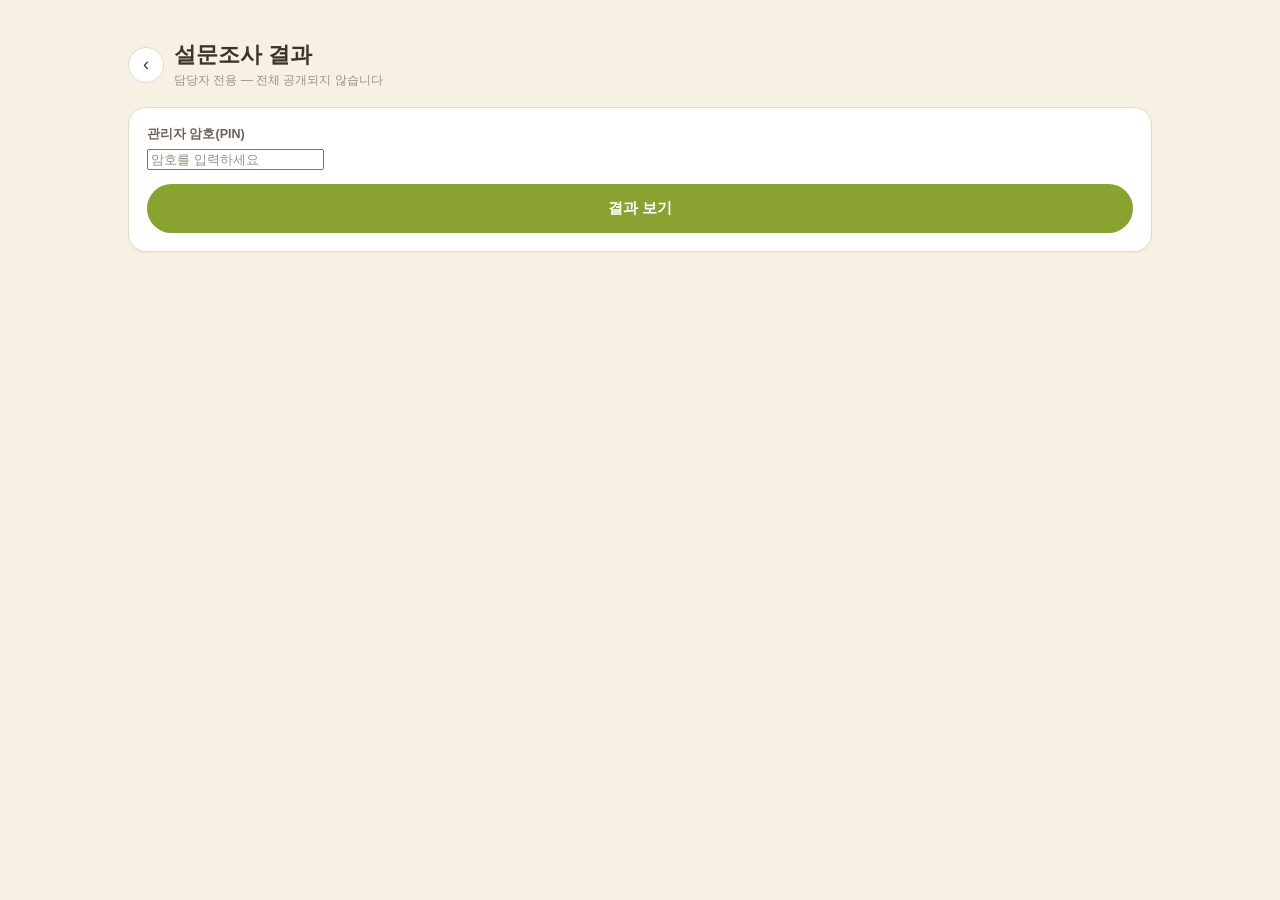
<file: survey-admin.html>
<!DOCTYPE html>
<html lang="ko">
<head>
<meta charset="UTF-8">
<meta name="viewport" content="width=device-width, initial-scale=1.0, maximum-scale=1.0">
<title>설문조사 결과 (관리자) · 2026년 정책연수</title>
<link rel="stylesheet" href="assets/style.css">
</head>
<body>
<div class="app">
  <div class="topbar">
    <a class="back" href="index.html">‹</a>
    <div>
      <h1>설문조사 결과</h1>
      <div class="sub">담당자 전용 — 전체 공개되지 않습니다</div>
    </div>
  </div>

  <div id="pin-box" class="card">
    <div class="field">
      <label>관리자 암호(PIN)</label>
      <input type="password" id="pin-input" placeholder="암호를 입력하세요" inputmode="numeric">
    </div>
    <div id="pin-result"></div>
    <button class="btn btn-primary" id="pin-btn">결과 보기</button>
  </div>

  <div id="result-wrap" style="display:none;">
    <div class="section-title">
      <span>항목별 평균 (5점 만점)</span>
      <span class="count" id="result-count"></span>
    </div>
    <div class="card" id="bar-card"></div>

    <div class="section-title">
      <span>응답 목록 · 종합의견</span>
    </div>
    <div class="card" id="response-list" style="padding:6px 14px;"></div>
  </div>
</div>

<script src="assets/config.js"></script>
<script src="assets/mockdata.js"></script>
<script src="assets/api.js"></script>
<script src="assets/util.js"></script>
<script>
const ITEM_LABELS = {
  item1: "전반적 만족도",
  item2: "강의·발표 내용",
  item3: "진행·운영",
  item4: "숙소·식사",
  item5: "재참여 의향"
};

document.getElementById("pin-btn").addEventListener("click", async () => {
  const pin = document.getElementById("pin-input").value.trim();
  const resultEl = document.getElementById("pin-result");
  if (!pin) { resultEl.innerHTML = '<div class="notice error">암호를 입력해주세요.</div>'; return; }
  const btn = document.getElementById("pin-btn");
  btn.disabled = true; btn.textContent = "확인 중...";
  const res = await API.getSurveyResults(pin);
  btn.disabled = false; btn.textContent = "결과 보기";
  if (!res.ok) {
    resultEl.innerHTML = `<div class="notice error">${res.message}</div>`;
    return;
  }
  document.getElementById("pin-box").style.display = "none";
  document.getElementById("result-wrap").style.display = "";
  document.getElementById("result-count").textContent = `${res.count}명 응답`;

  const barCard = document.getElementById("bar-card");
  barCard.innerHTML = Object.keys(ITEM_LABELS).map(key => {
    const avg = res.averages[key] || 0;
    const pct = Math.min(100, Math.round((avg / 5) * 100));
    return `
      <div class="survey-bar-row">
        <div class="survey-bar-label"><span>${ITEM_LABELS[key]}</span><span class="avg">${avg.toFixed ? avg.toFixed(1) : avg} / 5.0</span></div>
        <div class="survey-bar-track"><div class="survey-bar-fill" style="width:${pct}%"></div></div>
      </div>
    `;
  }).join("");

  const listWrap = document.getElementById("response-list");
  if (!res.list.length) {
    listWrap.innerHTML = '<div class="empty">아직 제출된 응답이 없습니다.</div>';
    return;
  }
  listWrap.innerHTML = res.list.map(r => `
    <div class="list-item" style="align-items:flex-start;">
      <div class="avatar">${initials(r.name)}</div>
      <div style="flex:1;">
        <div class="name">${r.name} <span style="font-weight:400; color:var(--text-faint);">${r.org || ""} ${r.role || ""}</span></div>
        <div class="meta">만족도 ${r.item1} · 내용 ${r.item2} · 운영 ${r.item3} · 숙소식사 ${r.item4} · 재참여 ${r.item5}</div>
        ${r.comment ? `<div style="font-size:13px; color:var(--text); margin-top:4px;">“${r.comment}”</div>` : ""}
      </div>
    </div>
  `).join("");
});
</script>
</body>
</html>
</file>
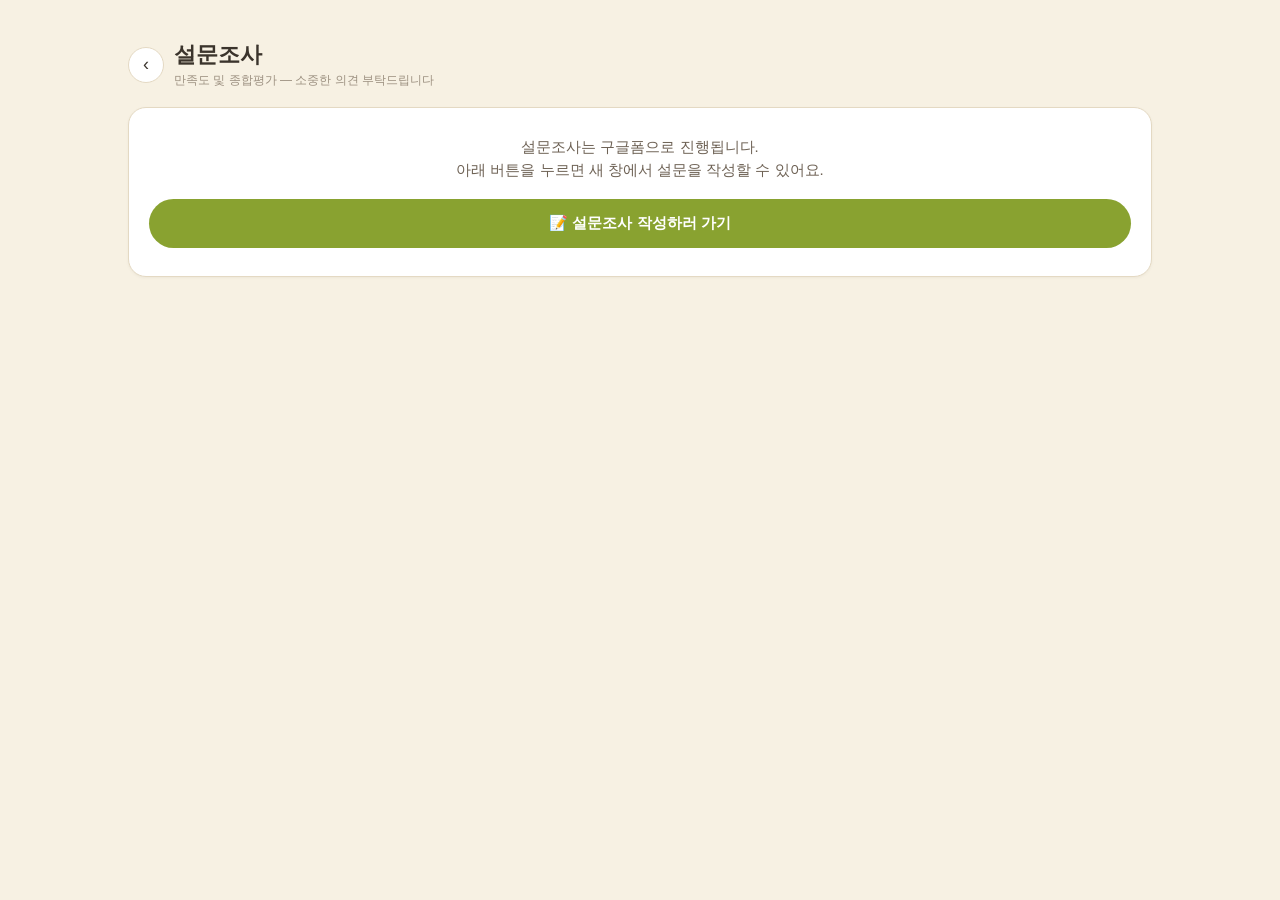
<file: survey.html>
<!DOCTYPE html>
<html lang="ko">
<head>
<meta charset="UTF-8">
<meta name="viewport" content="width=device-width, initial-scale=1.0, maximum-scale=1.0">
<title>설문조사 · 2026년 정책연수</title>
<link rel="stylesheet" href="assets/style.css">
</head>
<body>
<div class="app">
  <div class="topbar">
    <a class="back" href="index.html">‹</a>
    <div>
      <h1>설문조사</h1>
      <div class="sub">만족도 및 종합평가 — 소중한 의견 부탁드립니다</div>
    </div>
  </div>

  <div class="card" id="survey-box" style="text-align:center; padding:28px 20px;">
    <div class="empty" id="survey-empty" style="display:none;">설문조사 링크가 아직 등록되지 않았습니다.</div>
  </div>
</div>

<script src="assets/config.js"></script>
<script src="assets/util.js"></script>
<script>
(function () {
  const url = window.CONFIG.SURVEY_FORM_URL;
  const box = document.getElementById("survey-box");
  if (!url) {
    document.getElementById("survey-empty").style.display = "";
    return;
  }
  box.innerHTML = `
    <div style="font-size:15px; color:var(--text-dim); margin-bottom:18px; line-height:1.5;">
      설문조사는 구글폼으로 진행됩니다.<br>아래 버튼을 누르면 새 창에서 설문을 작성할 수 있어요.
    </div>
    <a class="btn btn-primary" href="${url}" target="_blank" rel="noopener">📝 설문조사 작성하러 가기</a>
  `;
})();
</script>
</body>
</html>
</file>
<file: assets/style.css>
/* ===========================================================
   2026 GN 정책연수 웹페이지 - 공통 스타일
   브랜드 컬러(#89A230 그린 / #685A55 브라운) + 아이보리 톤
   모바일 우선 + PC(1024px 이상) 반응형
=========================================================== */
:root{
  --green: #89A230;
  --green-dark: #6E8226;
  --brown: #685A55;
  --brown-dark: #52463F;

  --bg: #F7F1E3;
  --bg-card: #FFFFFF;
  --bg-card-2: #F1E9D8;
  --border: #E4D9C3;

  --accent: var(--green);
  --accent-dark: var(--green-dark);
  --accent-2: var(--brown);

  --text: #3B342C;
  --text-dim: #6E6255;
  --text-faint: #9C9080;

  --success: #6E8B2A;
  --danger: #B23A2E;
  --warning: #B9822C;

  --radius: 18px;
  --radius-sm: 12px;
  --maxw: 480px;
  --maxw-desktop: 1120px;
}

*{ box-sizing: border-box; }

html,body{
  margin:0; padding:0;
  background: var(--bg);
  color: var(--text);
  font-family: -apple-system, BlinkMacSystemFont, "Apple SD Gothic Neo", "Pretendard", "Malgun Gothic", sans-serif;
  -webkit-font-smoothing: antialiased;
}

body{
  min-height: 100vh;
  display:flex;
  justify-content:center;
}

.app{
  width:100%;
  max-width: var(--maxw);
  min-height:100vh;
  display:flex;
  flex-direction:column;
  padding: 20px 18px 90px;
  position:relative;
}

.topbar{ display:flex; align-items:center; gap:10px; margin-bottom: 18px; }
.topbar .back{
  width:36px;height:36px;border-radius:50%;
  background: var(--bg-card);
  border:1px solid var(--border);
  color:var(--text);
  display:flex;align-items:center;justify-content:center;
  text-decoration:none;
  font-size:18px;
  flex-shrink:0;
}
.topbar h1{ font-size:17px; margin:0; font-weight:700; }
.topbar .sub{ font-size:12px; color:var(--text-faint); margin-top:2px; }

.hero{ margin-bottom: 22px; }
.hero .eyebrow{ color: var(--accent-2); font-size:13px; font-weight:700; margin-bottom:8px; letter-spacing:.2px; }
.hero h1{ font-size:23px; margin:0 0 8px; line-height:1.4; color: var(--accent-dark); font-weight:800; }
.hero p{ font-size:14px; color: var(--text-dim); margin:0; line-height:1.5; }
.hero .meta{ font-size:12px; color: var(--text-faint); margin-top:10px; }

/* 이번 연수 주제(테마) 배너 — 연수명/주제 두 줄을 강조된 배경으로 구분 */
.theme-banner{
  background: linear-gradient(135deg, var(--accent) 0%, var(--accent-dark) 55%, var(--brown-dark) 100%);
  border-radius: 18px;
  padding: 18px 20px 20px;
  margin-bottom: 16px;
  box-shadow: 0 8px 20px rgba(82,70,63,.18);
}
.theme-banner .eyebrow{
  display:inline-block;
  background: rgba(255,255,255,.20);
  color:#fff;
  font-size:12px;
  font-weight:700;
  padding:5px 12px;
  border-radius:999px;
  margin:0 0 10px;
  letter-spacing:.2px;
}
.theme-banner h1{
  font-size:21px;
  margin:0;
  line-height:1.4;
  color:#fff;
  font-weight:800;
  text-shadow: 0 1px 3px rgba(0,0,0,.12);
}

.card{
  background: var(--bg-card);
  border:1px solid var(--border);
  border-radius: var(--radius);
  padding: 18px;
  margin-bottom: 14px;
  box-shadow: 0 1px 3px rgba(59,52,44,.05);
}

.menu-grid{ display:flex; flex-direction:column; }

.menu-card{
  background: var(--bg-card);
  border:1px solid var(--border);
  border-radius: var(--radius);
  padding: 18px 16px;
  margin-bottom: 12px;
  display:flex;
  align-items:center;
  gap:14px;
  text-decoration:none;
  color:var(--text);
  transition: transform .12s ease, box-shadow .12s ease;
  box-shadow: 0 1px 3px rgba(59,52,44,.05);
}
.menu-card:active{ transform: scale(0.98); }
.menu-card .icon{
  width:46px;height:46px;
  border-radius:14px;
  background: var(--bg-card-2);
  display:flex;align-items:center;justify-content:center;
  font-size:22px;
  flex-shrink:0;
}
.menu-card .body{ flex:1; min-width:0; }
.menu-card .label{ font-size:11px; color: var(--accent); font-weight:800; margin-bottom:2px; }
.menu-card .title{ font-size:16px; font-weight:700; margin-bottom:2px; }
.menu-card .desc{ font-size:12.5px; color: var(--text-faint); line-height:1.4; }
.menu-card .arrow{ color: var(--text-faint); font-size:18px; flex-shrink:0; }

.btn{
  display:flex; align-items:center; justify-content:center; gap:8px;
  width:100%;
  padding:15px 16px;
  border-radius: 999px;
  border:none;
  font-size:15px;
  font-weight:700;
  cursor:pointer;
  text-decoration:none;
  box-sizing:border-box;
}
.btn-primary{ background: var(--accent); color:#fff; }
.btn-secondary{ background: var(--bg-card-2); color:var(--text); border:1px solid var(--border); }
.btn-outline{ background:transparent; color:var(--accent-2); border:1px solid var(--accent-2); }
.btn:disabled{ opacity:.5; cursor:not-allowed; }
.btn-row{ display:flex; gap:10px; margin-top:10px; }

.field{ margin-bottom: 14px; }
.field label{ display:block; font-size:12.5px; color: var(--text-dim); margin-bottom:6px; font-weight:600; }
.field input[type=text],
.field input[type=file],
.field select,
.field textarea{
  width:100%;
  padding:13px 14px;
  border-radius: var(--radius-sm);
  border:1px solid var(--border);
  background: var(--bg-card-2);
  color: var(--text);
  font-size:15px;
  outline:none;
}
.field textarea{ resize:vertical; min-height:70px; font-family:inherit; }
.field input::placeholder, .field textarea::placeholder{ color: var(--text-faint); }

.notice{ border-radius: var(--radius-sm); padding:12px 14px; font-size:13px; line-height:1.5; margin-bottom:14px; }
.notice.info{ background: rgba(137,162,48,.10); color: var(--accent-dark); border:1px solid rgba(137,162,48,.28); }
.notice.success{ background: rgba(110,139,42,.12); color: var(--success); border:1px solid rgba(110,139,42,.3); }
.notice.error{ background: rgba(178,58,46,.10); color: var(--danger); border:1px solid rgba(178,58,46,.28); }
.notice.warning{ background: rgba(185,130,44,.12); color: var(--warning); border:1px solid rgba(185,130,44,.3); }

.list-item{ display:flex; align-items:center; gap:12px; padding:12px 4px; border-bottom:1px solid var(--border); }
.list-item:last-child{ border-bottom:none; }
.avatar{
  width:42px;height:42px;border-radius:50%;
  background: var(--bg-card-2);
  display:flex;align-items:center;justify-content:center;
  font-size:16px;font-weight:700;color:var(--accent-dark);
  flex-shrink:0;
  object-fit:cover;
  overflow:hidden;
}
.avatar img{ width:100%;height:100%;object-fit:cover; }
.list-item .name{ font-size:14.5px; font-weight:700; }
.list-item .meta{ font-size:12px; color:var(--text-faint); }
.list-item .time{ margin-left:auto; font-size:11.5px; color:var(--text-faint); flex-shrink:0; }

.badge{ display:inline-block; font-size:11px; font-weight:700; padding:3px 9px; border-radius:999px; background: var(--bg-card-2); color: var(--accent-dark); }

.section-title{ font-size:13px; font-weight:700; color: var(--text-dim); margin: 6px 0 10px; display:flex; align-items:center; justify-content:space-between; }
.section-title .count{ color:var(--accent-dark); }

/* 방배정표 "전체 명단 보기" 토글 안의 표 — 방번호 1열 + 이름 3열을 한 세트로, 두 세트를 나란히 표시 */
.room-full-table-wrap{ overflow-x:auto; }
.room-full-table{ width:100%; min-width:760px; border-collapse:collapse; font-size:12.5px; }
.room-full-table th{ text-align:left; padding:8px 6px; font-size:11.5px; color:var(--text-faint); border-bottom:2px solid var(--border); white-space:nowrap; }
.room-full-table td{ padding:7px 6px; border-bottom:1px solid var(--border); white-space:nowrap; }
.room-full-table td:first-child, .room-full-table td:nth-child(6){ font-weight:700; color:var(--accent-dark); }
.room-full-table tr:last-child td{ border-bottom:none; }

.grid-2{ display:grid; grid-template-columns:1fr 1fr; gap:12px; }
/* 식사장소 탭 중식/석식 좌우 이미지 (grid-2와 달리 PC에서도 항상 2열 유지) */
.mealplace-split{ display:grid; grid-template-columns:1fr 1fr; gap:12px; margin-bottom:16px; }
.mealplace-split img{ max-width:100%; border-radius:12px; }
.mealplace-side{ text-align:center; }
.mealplace-label{
  display:inline-block; background: rgba(137,162,48,.16); color: var(--accent-dark);
  font-weight:800; font-size:13px; padding:6px 12px; border-radius:8px; margin-bottom:6px;
}
.mealplace-regions{ font-size:13.5px; font-weight:700; color: var(--text-dim); line-height:1.5; overflow-wrap:break-word; word-break:keep-all; }
.banner{
  background: var(--bg-card);
  border:1px solid var(--border);
  border-radius: var(--radius);
  padding:18px 14px;
  text-align:center;
  text-decoration:none;
  color:var(--text);
  display:flex;
  flex-direction:column;
  align-items:center;
  gap:8px;
  box-shadow: 0 1px 3px rgba(59,52,44,.05);
}
.banner .emoji{ font-size:28px; }
.banner .title{ font-size:14px; font-weight:700; }

/* info.html 전용 탭 (일정표의 day-tabs와 달리 PC에서도 항상 탭 전환 방식 유지) */
.info-tabs{ display:flex; gap:8px; margin-bottom:16px; }
.info-tabs button{
  flex:1;
  padding:10px 0;
  border-radius: 999px;
  border:1px solid var(--border);
  background: var(--bg-card);
  color: var(--text-dim);
  font-weight:700;
  font-size:13px;
  cursor:pointer;
}
.info-tabs button.active{ background: var(--accent); color:#fff; border-color: var(--accent); }
.tab-panel{ display:none; }
.tab-panel.active{ display:block; }

.day-tabs{ display:flex; gap:8px; margin-bottom:16px; }
.day-tabs button{
  flex:1;
  padding:10px 0;
  border-radius: 999px;
  border:1px solid var(--border);
  background: var(--bg-card);
  color: var(--text-dim);
  font-weight:700;
  font-size:13px;
  cursor:pointer;
}
.day-tabs button.active{ background: var(--accent); color:#fff; border-color: var(--accent); }

.schedule-grid{ display:block; }
.day-col{ display:none; }
.day-col.active{ display:block; }
.day-col .day-col-title{ display:none; }

.timeline-item{ display:flex; gap:14px; padding: 12px 0 12px 12px; border-bottom: 1px solid var(--border); border-left:3px solid var(--bg-card-2); }
.timeline-item:last-child{ border-bottom:none; }
/* 시간 칸: "12:10~13:00" 형태로 줄바꿈 없이 한 줄로 표시 */
.timeline-item .t{
  width:76px; flex-shrink:0; font-size:11.5px; font-weight:800; color: var(--accent-dark);
  line-height:1.4; padding-top:1px; white-space:nowrap;
}
.timeline-item .content{ flex:1; min-width:0; }
/* 홈 화면 "오늘의 주요일정" — 1줄 4칸 아이콘 카드 */
.today-highlight-grid{ display:grid; grid-template-columns:repeat(4,1fr); gap:8px; }
.today-highlight-item{
  background: var(--bg-card-2);
  border:1px solid var(--border);
  border-radius: var(--radius-sm);
  padding:12px 4px 10px;
  text-align:center;
}
.today-highlight-item .thi-icon{ font-size:20px; line-height:1; margin-bottom:6px; }
.today-highlight-item .thi-label{
  font-size:11px; font-weight:700; color:var(--brown-dark);
  line-height:1.3; word-break:keep-all; overflow-wrap:break-word;
}

.timeline-item .content .title-label{ font-size:15px; font-weight:800; color:var(--accent-dark); margin-bottom:2px; }
.timeline-item .content .title{ font-size:13px; font-weight:700; margin-bottom:2px; word-break:keep-all; }
.timeline-item .content .speaker{ font-size:12px; color:var(--text-faint); }

.doc-list-item{ display:flex; align-items:center; gap:12px; padding:14px 4px; border-bottom:1px solid var(--border); text-decoration:none; color:var(--text); }
.doc-list-item:last-child{ border-bottom:none; }
.doc-list-item .icon{ font-size:22px; }
.doc-list-item .name{ font-size:14px; font-weight:700; }
.doc-list-item .meta{ font-size:11.5px; color:var(--text-faint); }

/* 라이브포럼 발표자료: 세션 탭(가로) 아래, 선택된 세션의 전체 명칭을 보여주는 색상 라벨 */
.material-session-label{
  display:block; background: rgba(137,162,48,.16); color: var(--accent-dark);
  font-weight:800; font-size:13px; padding:9px 12px; border-radius:8px;
  margin:0 0 12px;
}
#material-tabs button{ line-height:1.3; }

/* 라이브포럼 발표자료 카드 — 세션당 자료를 2개씩 나란히(그리드) 배치, 네모박스로 구분 */
.material-card{
  background: var(--bg-card); border:1.5px solid var(--border); border-radius: var(--radius-sm);
  padding:14px; text-align:left; box-shadow: 0 1px 3px rgba(59,52,44,.06); cursor:pointer;
}
.material-card-icon{ font-size:20px; margin-bottom:6px; }
.material-card-label{ font-size:12px; font-weight:800; color: var(--accent-dark); margin-bottom:4px; }
.material-card-name{ font-size:13.5px; font-weight:700; color: var(--text); line-height:1.4; word-break:keep-all; margin-bottom:8px; }
.material-card-meta{ font-size:11.5px; color: var(--text-faint); }

/* ---------- 공동체 활동 포스터 갤러리 ---------- */
.poster-card{
  background: var(--bg-card); border:1px solid var(--border); border-radius: var(--radius);
  padding:10px; box-shadow: 0 1px 3px rgba(59,52,44,.05);
}
.poster-card img{
  width:100%; aspect-ratio: 4/5; object-fit:contain; display:block;
  border-radius: var(--radius-sm); margin-bottom:8px; background: var(--bg-card-2);
}
.poster-card img.poster-img-clickable{ cursor:zoom-in; }
#poster-tabs button{ line-height:1.3; padding:8px 4px; border-radius:14px; text-align:center; }
.poster-org{ font-size:11px; color:var(--text-faint); font-weight:700; }
.poster-title{ font-size:13.5px; font-weight:700; margin:2px 0 10px; line-height:1.4; overflow-wrap:anywhere; }
.poster-like-btn{
  width:100%; padding:9px 0; border-radius:999px; border:1px solid var(--border);
  background: var(--bg-card-2); color: var(--text-dim); font-weight:700; font-size:12.5px;
  cursor:pointer; display:flex; align-items:center; justify-content:center; gap:6px;
}
.poster-like-btn.liked{
  background: rgba(178,58,46,.10); color: var(--danger); border-color: rgba(178,58,46,.28); cursor:pointer;
}
.poster-like-btn.maxed{
  background: var(--bg-card-2); color: var(--text-faint); border-color: var(--border); cursor:default; opacity:.75;
}
.poster-like-count{ font-weight:800; }

/* 포스터 이미지 팝업(라이트박스) — 갤러리에서 이미 불러온 이미지를 그대로 크게 보여주는 방식이라
   추가 네트워크 요청이 없습니다. */
.poster-lightbox{
  position:fixed; inset:0; background:rgba(20,17,14,.88); z-index:60;
  display:flex; flex-direction:column; align-items:center; justify-content:center;
  padding:24px; cursor:zoom-out;
}
.poster-lightbox img{ max-width:100%; max-height:80vh; border-radius:10px; object-fit:contain; }
.poster-lightbox-caption{ color:#fff; font-size:13px; font-weight:600; margin-top:14px; text-align:center; opacity:.9; }

.prose{ font-size:14.5px; line-height:1.75; color: var(--text-dim); }
.prose h2{ font-size:17px; color:var(--accent-dark); margin: 22px 0 8px; }
.prose h3{
  font-size:15px; font-weight:800; color:var(--text); margin: 22px 0 10px;
  background: rgba(137,162,48,.14); border-left:4px solid var(--accent);
  padding:9px 12px; border-radius:6px;
}
.prose h3:first-of-type{ margin-top:16px; }
.prose img{ width:100%; border-radius: var(--radius-sm); margin: 10px 0; }
.prose ul{ padding-left:18px; }

.qr-wrap{ background:#fff; border-radius: var(--radius); padding:20px; display:flex; align-items:center; justify-content:center; margin-bottom:14px; border:1px solid var(--border); }

.profile-card{ display:flex; gap:14px; align-items:center; flex-wrap:wrap; }
.profile-card .avatar{ width:64px;height:64px;font-size:22px; }
.profile-card .info .name{ font-size:17px; font-weight:800; }
.profile-card .info .role{ font-size:12.5px; color:var(--text-faint); margin-bottom:4px; }
.profile-card .keywords{ margin-top:6px; display:flex; flex-wrap:wrap; gap:6px; }

.scanner-box{ border-radius: var(--radius); overflow:hidden; border:1px solid var(--border); background:#000; margin-bottom:14px; aspect-ratio: 1/1; }
#qr-reader{ width:100%; }

.modal-overlay{ position:fixed; inset:0; background:rgba(59,52,44,.45); display:flex; align-items:flex-end; justify-content:center; z-index:50; }
.modal-sheet{ width:100%; max-width: var(--maxw); background: var(--bg-card); border-radius: 22px 22px 0 0; padding:22px 18px 30px; border:1px solid var(--border); }

/* ---------- 발표자료 pdf.js 커스텀 뷰어 ---------- */
.pdf-viewer-sheet{
  height:92vh; padding:0; display:flex; flex-direction:column; overflow:hidden;
}
.pdf-viewer-sheet:fullscreen, .pdf-viewer-sheet:-webkit-full-screen{
  height:100vh; max-width:100%; border-radius:0;
}
.pdf-viewer-toolbar{
  display:flex; align-items:center; justify-content:space-between; gap:10px;
  padding:12px 14px; border-bottom:1px solid var(--border); flex-shrink:0;
}
.pdf-viewer-title{ font-size:14px; font-weight:700; flex:1; min-width:0; overflow:hidden; text-overflow:ellipsis; white-space:nowrap; }
.pdf-viewer-actions{ display:flex; gap:6px; flex-shrink:0; }
.pdf-viewer-btn{
  width:36px; height:36px; border-radius:10px; border:1px solid var(--border);
  background: var(--bg-card-2); font-size:16px; line-height:1;
  display:flex; align-items:center; justify-content:center; cursor:pointer;
}
.pdf-viewer-stage{
  flex:1; position:relative; background:#111; display:flex;
  align-items:center; justify-content:center; overflow:hidden;
  touch-action:none; /* 핀치/드래그 확대·이동을 우리 JS가 직접 처리 */
}
.pdf-viewer-stage canvas{
  max-width:100%; max-height:100%;
  transform-origin: center center;
}
.drive-viewer-frame{ width:100%; height:100%; border:none; }
.pdf-viewer-loading{ color:#fff; font-size:13px; }
.pdf-viewer-error{ color:#fff; font-size:13px; padding:0 24px; text-align:center; line-height:1.6; }
.pdf-viewer-navzone{ position:absolute; top:0; bottom:0; width:35%; cursor:pointer; }
.pdf-viewer-navzone.left{ left:0; }
.pdf-viewer-navzone.right{ right:0; }
.pdf-viewer-footer{
  display:flex; align-items:center; justify-content:space-between;
  padding:10px 14px; border-top:1px solid var(--border); flex-shrink:0;
}
.pdf-viewer-navbtn{
  padding:8px 14px; border-radius:999px; border:1px solid var(--border);
  background: var(--bg-card-2); font-size:13px; font-weight:700; cursor:pointer;
}
.pdf-viewer-page-indicator{ font-size:12.5px; color:var(--text-faint); font-weight:700; }

.mock-flag{ position:fixed; top:8px; right:8px; font-size:10px; background: var(--warning); color:#fff; padding:3px 8px; border-radius:999px; font-weight:700; z-index:60; }

/* ---------- 사용법 안내 페이지 ---------- */
.guide-card{ padding:14px; }
.guide-img{
  width:100%; display:block; border-radius: var(--radius-sm);
  border:3px solid var(--accent);
  box-shadow: 0 3px 10px rgba(110,130,38,.20);
  margin-bottom:12px;
}
.guide-img-placeholder{
  width:100%; aspect-ratio:9/16; max-height:320px;
  display:flex; align-items:center; justify-content:center;
  background: var(--bg-card-2); border:1px dashed var(--border); border-radius: var(--radius-sm);
  color:var(--text-faint); font-size:13px; margin-bottom:12px;
}
.guide-list{ list-style:none; margin:0; padding:0; }
.guide-list li{ position:relative; padding-left:16px; margin-bottom:8px; font-size:13.5px; line-height:1.6; color:var(--text-dim); }
.guide-list li:last-child{ margin-bottom:0; }
.guide-list li::before{ content:"•"; position:absolute; left:0; color:var(--accent); font-weight:800; }

.site-locked{
  position:fixed; inset:0; z-index:999;
  background: var(--bg);
  display:flex; align-items:center; justify-content:center;
  padding:24px;
}
.site-locked-box{
  max-width:340px; text-align:center;
}
.site-locked-icon{ font-size:40px; margin-bottom:14px; }
.site-locked-title{ font-size:18px; font-weight:800; color:var(--brown-dark); margin-bottom:10px; }
.site-locked-desc{ font-size:14px; color:var(--text-dim); line-height:1.6; }

/* 네트워킹 랭킹전 */
.rank-num{ width:26px; flex-shrink:0; text-align:center; font-size:14px; font-weight:800; color:var(--text-faint); }
.rank-item.rank-1 .rank-num{ color:#C9971C; font-size:18px; }
.rank-item.rank-2 .rank-num{ color:#8C8C8C; font-size:17px; }
.rank-item.rank-3 .rank-num{ color:#B0723A; font-size:16px; }
.rank-item .score{ margin-left:auto; font-size:14px; font-weight:800; color:var(--accent-dark); flex-shrink:0; }
.rank-item .score .unit{ font-size:11px; font-weight:600; color:var(--text-faint); margin-left:2px; }

.me-card{ display:flex; align-items:center; gap:16px; }
.me-card .rank-big{ font-size:28px; font-weight:800; color:var(--accent-dark); flex-shrink:0; min-width:52px; text-align:center; }
.me-card .rank-big .unit{ display:block; font-size:11px; font-weight:700; color:var(--text-faint); }
.me-card .stats{ display:flex; gap:18px; flex-wrap:wrap; }
.me-card .stat .num{ font-size:18px; font-weight:800; }
.me-card .stat .label{ font-size:11px; color:var(--text-faint); }

.org-rank-item{ display:flex; align-items:center; gap:12px; padding:12px 4px; border-bottom:1px solid var(--border); }
.org-rank-item:last-child{ border-bottom:none; }
.org-rank-item .rank-num{ width:22px; }
.org-rank-item .org-info{ flex:1; min-width:0; }
.org-rank-item .org-name{ font-size:14px; font-weight:700; }
.org-rank-item .org-meta{ font-size:11px; color:var(--text-faint); overflow-wrap:break-word; word-break:keep-all; }
.org-rank-item .score{ margin-left:auto; flex-shrink:0; text-align:right; font-size:14px; font-weight:800; color:var(--accent-dark); white-space:nowrap; }
.org-rank-item .score .unit{ font-size:11px; font-weight:600; color:var(--text-faint); margin-left:2px; }

.lb-grid{ display:block; }

/* ===== 홈 화면: 상태배지 / 세션박스 / 오늘의 일정 강조 / 퀵메뉴 강조 / 하단 공지 ===== */
.hero-split{ display:block; }

.status-row{ margin-top:12px; }
.status-badge{
  display:inline-flex; align-items:center; gap:6px;
  font-size:12.5px; font-weight:800; padding:7px 14px; border-radius:999px;
  background: var(--bg-card-2); color: var(--text-dim); border:1px solid var(--border);
}
.status-badge.ok{ background: rgba(110,139,42,.14); color: var(--success); border-color: rgba(110,139,42,.3); }
.status-badge.now{ background: rgba(137,162,48,.16); color: var(--accent-dark); border-color: rgba(137,162,48,.32); }
.status-badge.soon{ background: rgba(185,130,44,.14); color: var(--warning); border-color: rgba(185,130,44,.3); }
.status-badge.done, .status-badge.off{ background: var(--bg-card-2); color: var(--text-faint); }

/* 현재 진행 중인 일정에 슬라이도/퀴즈쇼 등 실시간 참여 링크가 있을 때만 노출되는 버튼 행 */
.live-link-row{ display:flex; gap:8px; margin-top:10px; flex-wrap:wrap; }
.live-link-btn{
  display:inline-flex; align-items:center; gap:6px;
  padding:8px 14px; border-radius:999px; font-size:12.5px; font-weight:700;
  text-decoration:none; color:#fff;
}

.session-box{ display:none; }

.timeline-item.current{ background: rgba(137,162,48,.08); border-radius: var(--radius-sm); padding-left:10px; margin: 0 -10px; border-bottom-color: transparent; border-left-color: var(--accent); }
.timeline-item.current .t{ color: var(--accent-dark); }
.timeline-item.next{ border-left-color: var(--accent-2); }
.timeline-item.next .t{ color: var(--accent-2); }
.badge.live{ background: var(--accent); color:#fff; margin-left:6px; }
.badge.soon{ background: var(--bg-card-2); color: var(--warning); margin-left:6px; }

.menu-card.featured{
  background: linear-gradient(135deg, var(--accent) 0%, var(--accent-dark) 100%);
  color:#fff; border-color: transparent;
}
.menu-card.featured .icon{ background: rgba(255,255,255,.18); }
.menu-card.featured .label{ color: rgba(255,255,255,.85); }
.menu-card.featured .title{ color:#fff; }
.menu-card.featured .desc{ color: rgba(255,255,255,.82); }
.menu-card.featured .arrow{ color:#fff; }

.notice-block{ padding: 8px 16px; }
.notice-row{ display:flex; gap:12px; align-items:flex-start; padding:12px 0; border-bottom:1px solid var(--border); }
.notice-row:last-child{ border-bottom:none; }
.notice-icon{ font-size:18px; flex-shrink:0; margin-top:1px; }
.notice-label{ font-size:11.5px; font-weight:800; color: var(--accent-dark); margin-bottom:2px; }
.notice-text{ font-size:13px; color: var(--text-dim); line-height:1.5; }
.notice-row.urgent .notice-label{ color: var(--danger); }

/* ===== 랭킹전: TOP10 그래프 + 통계카드 ===== */
.lb-visual-grid{ display:block; margin-bottom:14px; }
.chart-card{ margin-bottom:0; }
.chart-wrap{ position:relative; height:240px; }
.stat-grid-4{ display:grid; grid-template-columns:1fr 1fr; gap:10px; margin-top:14px; }
.stat-box{
  background: var(--bg-card); border:1px solid var(--border); border-radius: var(--radius-sm);
  padding:16px 14px; text-align:center; box-shadow: 0 1px 3px rgba(59,52,44,.05);
}
.stat-num{ font-size:22px; font-weight:800; color: var(--accent-dark); }
.stat-label{ font-size:11.5px; color: var(--text-faint); margin-top:4px; }

/* ===== 출석체크: 권역별 도넛 / 게이지 / 직급별 바 ===== */
.att-visual-grid{ display:block; margin-bottom:14px; }
.chart-wrap-sm{ position:relative; height:180px; }
.chart-caption{ text-align:center; font-size:12px; color: var(--text-faint); margin-top:8px; font-weight:600; }
.gauge-label{ font-size:12.5px; font-weight:700; color: var(--text-dim); margin-bottom:8px; }
.gauge-bar{ width:100%; height:14px; border-radius:999px; background: var(--bg-card-2); overflow:hidden; }
.gauge-fill{ height:100%; background: linear-gradient(90deg, var(--accent), var(--accent-dark)); border-radius:999px; transition: width .4s ease; }
.gauge-text{ font-size:12.5px; color: var(--text-faint); margin-top:8px; text-align:right; }

/* 출석체크: GN CI 로고가 출석 비율만큼 색이 채워지는 효과
   (동일한 로고를 2장 겹쳐서, 아래는 흐리게 깔고 위는 원본 그대로 두되 폭(width)만큼만 잘라 보여줍니다) */
.ci-fill-card{ text-align:center; }
.ci-fill-wrap{ position:relative; max-width:280px; margin:0 auto; }
.ci-fill-img{ display:block; width:100%; height:auto; }
.ci-fill-base{ opacity:.16; filter:grayscale(1); }
.ci-fill-clip{ position:absolute; top:0; left:0; height:100%; width:0%; overflow:hidden; transition:width .6s ease; }
.ci-fill-clip .ci-fill-img{ height:100%; width:auto; }

/* 출석체크: 체크인할 때마다 점(동료 한 명)이 하나씩 쌓이는 "모여드는 동료들" 그리드 —
   전체 인원/퍼센트 숫자 없이, 오직 "점점 많아지고 있다"는 느낌만 전달합니다. */
.crowd-caption{ text-align:center; font-size:12.5px; font-weight:700; color:var(--text-dim); margin:18px 0 12px; }
.crowd-grid{ display:flex; flex-wrap:wrap; gap:7px; justify-content:center; min-height:16px; }
.crowd-dot{
  width:14px; height:14px; border-radius:50%; flex-shrink:0;
  background: linear-gradient(135deg, var(--accent), var(--accent-dark));
  animation: crowdPop .35s cubic-bezier(.34,1.56,.64,1) both;
}
@keyframes crowdPop{ from{ transform:scale(.2); opacity:0; } to{ transform:scale(1); opacity:1; } }

.empty{ text-align:center; color:var(--text-faint); font-size:13px; padding:24px 0; }

.desktop-only{ display:none; }
.mobile-only{ display:block; }

a{ color:inherit; }

/* ===========================================================
   PC (1024px 이상) 반응형 — 표준 데스크톱 기준값
=========================================================== */
@media (min-width: 1024px){
  .app{
    max-width: var(--maxw-desktop);
    padding: 40px 48px 80px;
  }
  .topbar h1{ font-size:22px; }
  .hero h1{ font-size:30px; }
  .hero p{ font-size:15px; }
  .theme-banner h1{ font-size:27px; }
  .theme-banner{ padding:22px 26px 24px; }

  /* 홈 메뉴: 카드 그리드 */
  .menu-grid{ display:grid; grid-template-columns: repeat(3, 1fr); gap:16px; }
  .menu-card{ flex-direction:column; align-items:flex-start; padding:22px 20px; margin-bottom:0; }
  .menu-card .arrow{ display:none; }

  /* 출석체크: 모바일 리스트 대신 표 */
  .mobile-only{ display:none; }
  .desktop-only{ display:block; }
  .att-table{ width:100%; border-collapse: collapse; font-size:14px; }
  .att-table th{
    text-align:left; padding:10px 12px; font-size:12.5px; color: var(--text-faint);
    border-bottom:2px solid var(--border); position:sticky; top:0; background: var(--bg-card);
  }
  .att-table td{ padding:9px 12px; border-bottom:1px solid var(--border); }
  .att-table tr:last-child td{ border-bottom:none; }
  .att-table-wrap{ max-height:640px; overflow-y:auto; }

  /* 일정표: 3일 동시 표시 */
  .day-tabs{ display:none; }
  .schedule-grid{ display:grid; grid-template-columns: repeat(3, 1fr); gap:18px; }
  .day-col{ display:block !important; }
  .day-col .day-col-title{
    display:block; font-weight:800; font-size:14px; color: var(--accent-dark);
    padding-bottom:10px; margin-bottom:10px; border-bottom:2px solid var(--border);
  }

  /* QR 명함: 2단 배치 (프로필/QR 왼쪽, 스캔/목록 오른쪽) */
  .qr-grid{ display:grid; grid-template-columns: 380px 1fr; gap:24px; align-items:start; }
  .qr-grid .qr-col-left{ grid-column:1; }
  .qr-grid .qr-col-right{ grid-column:2; }

  /* 발표자료: 카드 그리드 */
  #doc-list{ display:grid; grid-template-columns: repeat(2, 1fr); gap:12px; }
  .doc-list-item{ border:1px solid var(--border); border-radius: var(--radius-sm); padding:16px; }

  /* 공동체 안내: 읽기 좋은 폭으로 제한 */
  .card.prose{ max-width:760px; margin:0 auto 14px; padding:32px 40px; }
  .prose{ font-size:15.5px; }

  /* 기타 안내: 배너 4열 */
  .grid-2{ grid-template-columns: repeat(4, 1fr); }

  /* 네트워킹 랭킹전: TOP10 / 소속별 대항전 2단 배치 */
  .lb-grid{ display:grid; grid-template-columns: 1fr 1fr; gap:24px; align-items:start; }

  /* 홈 화면 PC: 좌측 소개 + 우측 "현재 세션" 박스, 배경에 아이콘 패턴 */
  .hero-split{
    display:grid; grid-template-columns: 1fr 340px; gap:28px; align-items:stretch;
    position:relative; padding:36px 40px; border-radius: var(--radius);
    background-color: var(--bg-card);
    background-image:
      radial-gradient(rgba(137,162,48,.10) 2px, transparent 2px),
      radial-gradient(rgba(104,90,85,.08) 2px, transparent 2px);
    background-size: 46px 46px, 46px 46px;
    background-position: 0 0, 23px 23px;
    border:1px solid var(--border);
    margin-bottom:24px;
  }
  .hero-split .hero{ margin-bottom:0; }
  .session-box{
    display:flex; flex-direction:column; justify-content:center; gap:10px;
    background:#fff; border:1px solid var(--border); border-radius: var(--radius);
    padding:24px; box-shadow: 0 4px 14px rgba(59,52,44,.08);
  }
  .session-box-label{ font-size:11.5px; font-weight:800; color: var(--text-faint); text-transform:uppercase; letter-spacing:.4px; }
  .sb-line{ font-size:13.5px; color: var(--text-dim); margin-top:4px; }
  .sb-tag{ display:inline-block; font-size:10.5px; font-weight:800; padding:2px 8px; border-radius:999px; background: var(--bg-card-2); color: var(--accent-dark); margin-right:6px; }
  .sb-tag.next{ color: var(--accent-2); }

  /* 네트워크 활동 카드는 퀵메뉴 첫 줄 전체를 강조하며 차지 */
  .menu-card.featured{ grid-column: 1 / -1; flex-direction:row; align-items:center; padding:26px 28px; }

  /* 랭킹전: 그래프 + 통계카드 2단 배치 */
  .lb-visual-grid{ display:grid; grid-template-columns: 1.4fr 1fr; gap:20px; align-items:stretch; }
  .stat-grid-4{ grid-template-columns: 1fr 1fr; height:100%; }

  /* 출석체크: 도넛 + 게이지/직급바 2단 배치 */
  .att-visual-grid{ display:grid; grid-template-columns: 1fr 1fr; gap:20px; }
}

/* ---------- 설문조사 ---------- */
.survey-q{ padding:14px 0; border-bottom:1px solid var(--border); }
.survey-q:last-child{ border-bottom:none; }
.survey-q-title{ font-size:14.5px; font-weight:700; margin-bottom:10px; word-break:keep-all; }
.survey-scale{ display:flex; justify-content:space-between; gap:6px; }
.survey-scale label{
  flex:1; display:flex; flex-direction:column; align-items:center; gap:6px;
  background: var(--bg-card-2); border:1px solid var(--border); border-radius: var(--radius-sm);
  padding:10px 4px; font-size:11px; color:var(--text-dim); cursor:pointer; text-align:center;
}
.survey-scale label:has(input:checked){ border-color: var(--accent); background: rgba(137,162,48,.10); color:var(--accent-dark); font-weight:700; }
.survey-scale input{ accent-color: var(--accent); }
.survey-comment textarea{
  width:100%; min-height:90px; border:1px solid var(--border); border-radius: var(--radius-sm);
  padding:10px 12px; font-size:13.5px; font-family:inherit; resize:vertical; background:var(--bg-card);
}

/* ---------- 설문조사 결과(관리자): 항목별 평균 막대그래프 ---------- */
.survey-bar-row{ margin-bottom:14px; }
.survey-bar-row:last-child{ margin-bottom:0; }
.survey-bar-label{ display:flex; justify-content:space-between; font-size:13px; font-weight:700; margin-bottom:6px; }
.survey-bar-label .avg{ color: var(--accent-dark); }
.survey-bar-track{ width:100%; height:14px; border-radius:999px; background: var(--bg-card-2); overflow:hidden; }
.survey-bar-fill{ height:100%; background: var(--accent); border-radius:999px; }

/* ===== 공동체 안내(community.html) — 진행흐름 표 ===== */
.flow-table-wrap{ overflow-x:auto; margin:14px 0 6px; padding-bottom:4px; }
.flow-table{ border-collapse:separate; border-spacing:0; }
.flow-table td{ vertical-align:middle; padding:0; }
.flow-table td.flow-step{
  min-width:108px; max-width:130px; padding:10px 8px; text-align:center;
  border:1px solid var(--border); border-radius:12px; background: var(--bg-card);
}
.flow-cat{ font-size:10.5px; font-weight:800; color: var(--accent-dark); }
.flow-title{ font-size:13px; font-weight:800; color: var(--text-dim); margin:4px 0 2px; line-height:1.3; }
.flow-loc{ font-size:10.5px; color: var(--text-faint); }
.flow-table td.flow-arrow{ font-size:16px; font-weight:800; color: var(--accent); padding:0 6px; }

/* ===== 공동체 안내 — 세부 절차(STEP) ===== */
.step-block{ margin-bottom:14px; }
.step-block h4{ font-size:14.5px; font-weight:800; color: var(--accent-dark); margin:0 0 4px; }
.step-block p{ margin:0; }

/* ===== 공동체 안내 — 4개 핵심키워드 카드 ===== */
.keyword-card{ border:1px solid var(--border); border-radius:14px; padding:16px; margin:14px 0; background: var(--bg-card); }
.keyword-badge{
  display:inline-block; background: rgba(137,162,48,.16); color: var(--accent-dark);
  font-weight:800; font-size:14px; padding:8px 12px; border-radius:8px; line-height:1.4; margin-bottom:10px;
}
.keyword-mission{ font-size:13.5px; font-weight:700; color: var(--text-dim); margin:0 0 12px; line-height:1.5; }
.keyword-steps{ list-style:none; margin:0 0 12px; padding:0; display:flex; flex-direction:column; gap:9px; counter-reset:kstep; }
.keyword-steps li{ display:flex; gap:10px; align-items:flex-start; font-size:13.5px; line-height:1.5; color: var(--text-dim); }
.keyword-steps li::before{
  counter-increment:kstep; content: counter(kstep); flex-shrink:0; width:20px; height:20px; margin-top:1px;
  border-radius:50%; background: var(--accent); color:#fff; font-size:11px; font-weight:800;
  display:flex; align-items:center; justify-content:center;
}
.keyword-result{ font-size:13px; font-weight:800; color: var(--accent-dark); }

/* ===== 공동체 안내 — 키워드 카드 내부: 미션 브리프(STEP1/STEP2 질문 + 한 줄 정리) ===== */
.kb-step{ margin:14px 0; }
.kb-step-title{ font-size:12.5px; font-weight:800; color: var(--accent-dark); margin-bottom:8px; }
.kb-q{ display:flex; gap:8px; font-size:13.5px; line-height:1.55; color: var(--text-dim); margin-bottom:10px; }
.kb-q:last-child{ margin-bottom:0; }
.kb-q-body{ flex:1; min-width:0; }
.kb-qnum{
  flex-shrink:0; width:26px; height:22px; border-radius:7px; background: var(--bg-card-2);
  color: var(--accent-dark); font-size:11px; font-weight:800;
  display:flex; align-items:center; justify-content:center; margin-top:1px;
}
.kb-example{ font-size:12px; color: var(--text-faint); margin-top:4px; }
.kb-summary{
  margin-top:14px; border:1.5px dashed var(--border); border-radius:12px; padding:12px 14px;
  background: var(--bg-card-2);
}
.kb-summary-label{ font-size:11.5px; font-weight:800; color: var(--accent-dark); margin-bottom:6px; }
.kb-summary-text{ font-size:13px; line-height:1.7; color: var(--text-dim); }
.kb-summary-text .blank{
  display:inline-block; min-width:52px; border-bottom:1.5px solid var(--text-faint); margin:0 2px;
}

/* ===== 공동체 안내 — 결과물 제작 4단계 ===== */
.result-steps{ display:grid; grid-template-columns: 1fr 1fr; gap:10px; margin:12px 0 16px; }
.result-step{ border:1px solid var(--border); border-radius:12px; padding:14px 10px; text-align:center; background: var(--bg-card); }
.result-num{
  width:28px; height:28px; margin:0 auto 8px; border-radius:50%; background: var(--accent);
  color:#fff; font-size:14px; font-weight:800; display:flex; align-items:center; justify-content:center;
}
.result-title{ font-size:13.5px; font-weight:800; color: var(--text-dim); margin-bottom:4px; }
.result-desc{ font-size:12px; color: var(--text-faint); line-height:1.4; }
.result-tag{ display:inline-block; margin-top:4px; font-size:10.5px; font-weight:700; color: var(--accent-dark); }

/* ===== 공동체 안내 — SECRET CARD별 PPT 흐름 ===== */
.ppt-card{ display:flex; gap:12px; align-items:flex-start; border:1px solid var(--border); border-radius:12px; padding:12px; margin-bottom:10px; background: var(--bg-card); }
.ppt-card-icon{
  flex-shrink:0; width:44px; height:44px; border-radius:10px; background: var(--bg-card-2);
  display:flex; align-items:center; justify-content:center; font-size:20px;
}
.ppt-card-body b{ font-size:13.5px; }
.ppt-card-body .ppt-concept{ font-size:11px; color: var(--text-faint); margin-left:4px; }
.ppt-card-body .ppt-flow{ font-size:12.5px; color: var(--text-dim); line-height:1.5; margin-top:4px; }
</file>
